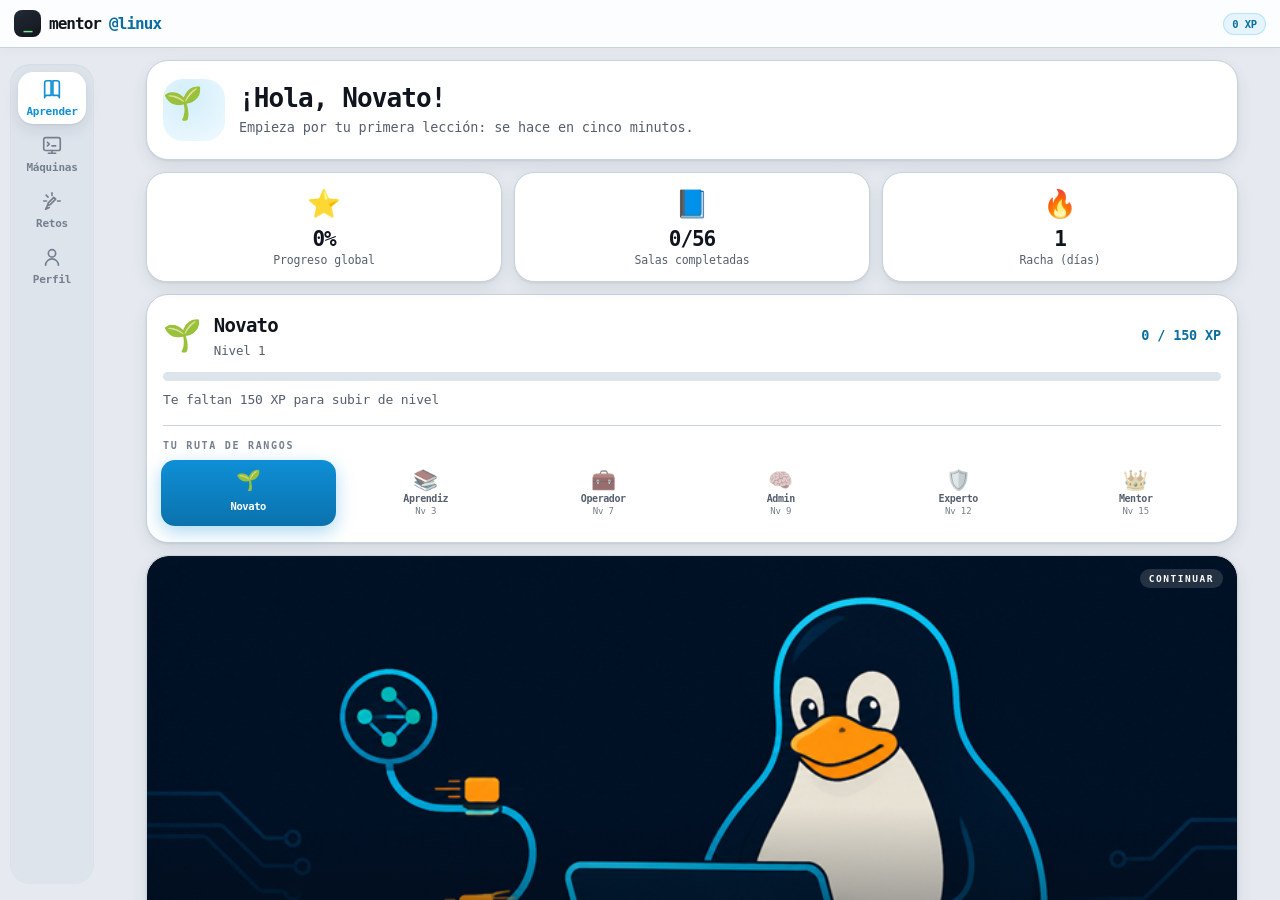
<file: index.html>
<!doctype html>
<html lang="es">
<head>
  <meta charset="utf-8">
  <meta name="viewport" content="width=device-width, initial-scale=1, viewport-fit=cover, maximum-scale=1">
  <title>Mentor Linux — aprende, practica, domina</title>
  <meta name="description" content="Aprende fundamentos, Linux, Redes, Bash, Python, Web y SQL con 1.547 ejercicios, máquinas simuladas y laboratorios offline.">
  <meta name="theme-color" content="#f1f3f6">
  <meta name="apple-mobile-web-app-capable" content="yes">
  <meta name="mobile-web-app-capable" content="yes">
  <meta name="apple-mobile-web-app-status-bar-style" content="default">
  <meta name="apple-mobile-web-app-title" content="Mentor Linux">
  <link rel="manifest" href="manifest.webmanifest">
  <link rel="apple-touch-icon" href="assets/icons/icono-180.png">
  <link rel="icon" href="assets/icons/icono-192.png">
  <link rel="stylesheet" href="css/base.css">
  <link rel="stylesheet" href="css/ui.css">
  <link rel="stylesheet" href="css/tema.css">
  <link rel="stylesheet" href="css/terminal.css">
  <link rel="modulepreload" href="js/store.js">
  <link rel="modulepreload" href="js/ui.js">
  <link rel="modulepreload" href="js/arte.js">
  <link rel="modulepreload" href="js/sonido.js">
  <link rel="modulepreload" href="js/data/salas.js">
  <link rel="modulepreload" href="js/data/piezas.js">
  <link rel="modulepreload" href="js/data/salas-redes.js">
  <link rel="modulepreload" href="js/data/salas-redes-cero.js">
  <link rel="modulepreload" href="js/data/salas-pentesting.js">
  <link rel="modulepreload" href="js/data/salas-programacion.js">
  <link rel="modulepreload" href="js/data/salas-web.js">
  <link rel="modulepreload" href="js/data/salas-ofensiva.js">
  <link rel="modulepreload" href="js/data/salas-defensa.js">
  <link rel="modulepreload" href="js/data/modules.js">
  <link rel="modulepreload" href="js/data/modulos-1.js">
  <link rel="modulepreload" href="js/data/modulos-2.js">
  <link rel="modulepreload" href="js/data/modulos-3.js">
  <link rel="modulepreload" href="js/data/modulos-4.js">
  <link rel="modulepreload" href="js/data/checks.js">
  <link rel="modulepreload" href="js/data/habilidades.js">
  <link rel="modulepreload" href="js/data/comandos.js">
  <link rel="modulepreload" href="js/data/maquinas.js">
  <link rel="modulepreload" href="js/data/wargame.js">
  <link rel="modulepreload" href="js/data/logros.js">
  <link rel="modulepreload" href="js/data/snapshots.js">
  <link rel="modulepreload" href="js/engine/terminal.js">
  <link rel="modulepreload" href="js/engine/shell.js">
  <link rel="modulepreload" href="js/engine/fs.js">
  <link rel="modulepreload" href="js/engine/commands/index.js">
</head>
<body>
  <div class="app" id="app">
    <header class="topbar">
      <button class="marca" data-ir="aprender" aria-label="Ir a Aprender">
        <span class="marca-prompt">_</span>mentor<span>@linux</span>
      </button>
      <div class="estado-global" aria-label="Tu progreso">
        <span class="stat-chip stat-xp" id="ficha-xp">0 XP</span>
      </div>
    </header>

    <main class="vista" id="vista" tabindex="-1"></main>

    <nav class="pestanas" aria-label="Secciones principales">
      <button class="pestana" data-pestana="aprender" data-activa>
        <svg viewBox="0 0 24 24" aria-hidden="true"><path d="M4 5.5A2.5 2.5 0 0 1 6.5 3H11v16H6.5A2.5 2.5 0 0 0 4 21.5zM20 5.5A2.5 2.5 0 0 0 17.5 3H13v16h4.5a2.5 2.5 0 0 1 2.5 2.5z"/></svg>
        <span>Aprender</span>
      </button>
      <button class="pestana" data-pestana="maquinas">
        <svg viewBox="0 0 24 24" aria-hidden="true"><rect x="3" y="4" width="18" height="14" rx="2"/><path d="M8 21h8M12 18v3M7 9l2 2-2 2M12 13h4"/></svg>
        <span>Máquinas</span>
      </button>
      <button class="pestana" data-pestana="practicar">
        <svg viewBox="0 0 24 24" aria-hidden="true"><path d="M12 3v3M5.6 5.6l2.1 2.1M3 12h3M18 12h3M7 17l-2 4 4-2M14 8l2 2-6 6-3 1 1-3z"/></svg>
        <span>Retos</span>
      </button>
      <button class="pestana" data-pestana="perfil">
        <svg viewBox="0 0 24 24" aria-hidden="true"><circle cx="12" cy="8" r="4"/><path d="M5 21a7 7 0 0 1 14 0"/></svg>
        <span>Perfil</span>
      </button>
    </nav>
  </div>

  <div class="celebracion" id="celebracion" role="dialog" aria-modal="true" aria-labelledby="celebracion-titulo"></div>
  <div class="brindis" id="brindis" aria-live="polite"></div>
  <script type="module" src="js/app.js"></script>
</body>
</html>
</file>
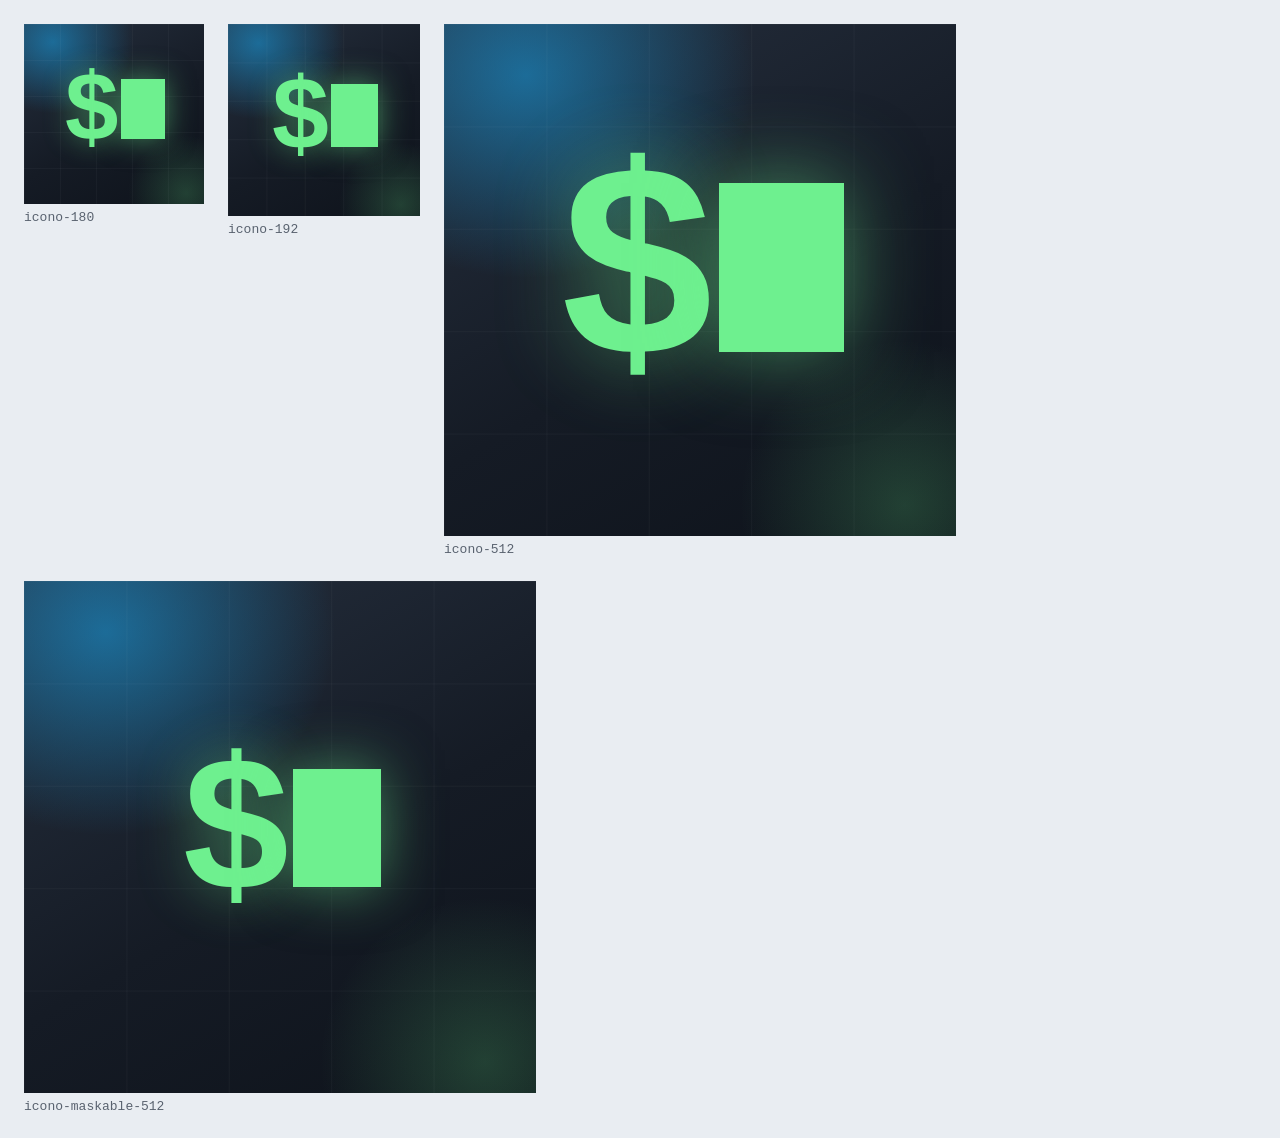
<file: tools/iconos.html>
<!doctype html>
<meta charset="utf-8">
<title>Iconos de Mentor Linux</title>
<!--
  Arte fuente de los iconos de la app. No hay proceso de compilación: los PNG
  de assets/icons/ son capturas de estos cuadrados a su tamaño exacto.

  Para regenerarlos a mano: abre este archivo, amplía hasta que el cuadrado
  mida los píxeles que quieras y captura solo el cuadrado. Con Playwright o
  Puppeteer, captura el elemento por su id (#i180, #i192, #i512, #imask).
-->
<style>
  body { margin: 0; display: flex; flex-wrap: wrap; gap: 24px; padding: 24px; background: #e9edf2; font: 13px ui-monospace, Menlo, monospace; }
  figure { margin: 0; }
  figcaption { margin-top: 6px; color: #59626f; }

  .icono {
    position: relative;
    display: grid;
    place-items: center;
    overflow: hidden;
    background: linear-gradient(150deg, #26303f 0%, #151b25 55%, #0e131b 100%);
  }
  /* Resplandor azul de marca en una esquina, como en las portadas. */
  .icono::before {
    content: "";
    position: absolute;
    inset: 0;
    background:
      radial-gradient(70% 62% at 16% 10%, rgba(23,167,239,.52), transparent 64%),
      radial-gradient(52% 52% at 90% 94%, rgba(110,240,143,.2), transparent 62%);
  }
  /* Trama de rejilla finísima: da textura sin ensuciar a tamaño pequeño. */
  .icono::after {
    content: "";
    position: absolute;
    inset: 0;
    background-image:
      linear-gradient(rgba(255,255,255,.032) 1px, transparent 1px),
      linear-gradient(90deg, rgba(255,255,255,.032) 1px, transparent 1px);
    background-size: 20% 20%, 20% 20%;
  }
  .marca {
    position: relative;
    z-index: 1;
    display: flex;
    align-items: baseline;
    gap: .06em;
    color: #6ef08f;
    font: 800 1em/1 ui-monospace, SFMono-Regular, Menlo, Consolas, monospace;
    letter-spacing: -.06em;
    text-shadow: 0 0 .28em rgba(110,240,143,.45);
  }
  /* El cursor: un bloque, como el de una terminal esperando. */
  .cursor { width: .46em; height: .62em; background: #6ef08f; box-shadow: 0 0 .3em rgba(110,240,143,.5); }

  #i180  { width: 180px; height: 180px; font-size: 96px; }
  #i192  { width: 192px; height: 192px; font-size: 102px; }
  #i512  { width: 512px; height: 512px; font-size: 272px; }
  /* Maskable: el sistema recorta hasta un 20% por cada lado, así que la
     marca vive dentro del 60% central y el fondo llega a los bordes. */
  #imask { width: 512px; height: 512px; font-size: 190px; }
</style>

<figure><div class="icono" id="i180"><span class="marca">$<i class="cursor"></i></span></div><figcaption>icono-180</figcaption></figure>
<figure><div class="icono" id="i192"><span class="marca">$<i class="cursor"></i></span></div><figcaption>icono-192</figcaption></figure>
<figure><div class="icono" id="i512"><span class="marca">$<i class="cursor"></i></span></div><figcaption>icono-512</figcaption></figure>
<figure><div class="icono" id="imask"><span class="marca">$<i class="cursor"></i></span></div><figcaption>icono-maskable-512</figcaption></figure>
</file>
<file: css/base.css>
/* =====================================================================
   Identidad visual: claro, blanco y monoespaciado
   La app pasa de consola oscura a papel claro. Los nombres de los tokens
   se conservan (--panel, --cyan, --lime…) para que las 1000 líneas de
   ui.css sigan valiendo: aquí cambia lo que significan, no cómo se usan.
   La única isla oscura que queda es la terminal, porque una terminal
   clara deja de leerse como una terminal (css/terminal.css).
   ===================================================================== */

:root {
  color-scheme: light;

  /* Superficies. El fondo baja un escalón más y las tarjetas se quedan en
     blanco puro: así la tarjeta se separa del papel por diferencia de tono
     y no solo por una sombra, que en pantallas con brillo bajo o en la
     calle desaparece. */
  --void: #e6eaf0;
  --deep: #eef1f6;
  --panel: #ffffff;
  --panel-2: #eef2f7;
  --panel-3: #dde4ec;
  --line: #c9d2dd;
  --line-soft: rgba(24, 39, 68, .14);

  /* Acentos. --cyan es el azul de marca (estado en curso, enlaces, datos)
     y --lime pasa a ser el verde de «hecho»: en papel blanco el lima de
     fósforo no se lee, el verde sí. */
  --azul: #0f8fd6;
  --azul-hondo: #0a72ad;
  --cyan: #0a6f9f;
  --lime: #12905a;
  --blue: #2a5fd4;
  --magenta: #8e3fc4;
  --amber: #b96e05;
  --red: #cf2f45;
  --good: #12905a;

  /* Texto. El secundario sube de contraste hasta pasar AA sobre blanco
     (4.5:1) y el terciario deja de ser un gris que se pierde. */
  --ink: #10141c;
  --muted: #565f6d;
  --dim: #757f8d;

  /* Sombras suaves: el relieve de esta interfaz lo dan las sombras, no
     los bordes. */
  --sombra-1: 0 1px 2px rgba(19, 32, 56, .08), 0 6px 16px rgba(19, 32, 56, .09);
  --sombra-2: 0 2px 6px rgba(19, 32, 56, .10), 0 16px 38px rgba(19, 32, 56, .13);
  --sombra-azul: 0 6px 18px rgba(15, 143, 214, .34);

  /* La terminal conserva su mundo oscuro. */
  --term-fondo: #0d1330;
  --term-acento: #b6ff5c;
  --term-prompt: #b6ff5c;

  /* Todo monoespaciado: es la marca de la casa y lo que hace que una app
     de Linux parezca una app de Linux. */
  --mono: ui-monospace, "SF Mono", SFMono-Regular, "JetBrains Mono", "Roboto Mono", Menlo, Consolas, monospace;
  --ui: var(--mono);
  --r-sm: 10px;
  --r-md: 16px;
  --r-lg: 22px;
  --tap: 46px;
  --safe-top: env(safe-area-inset-top, 0px);
  --safe-bottom: env(safe-area-inset-bottom, 0px);
}

:root[data-theme="light"], :root[data-theme="dark"] { color-scheme: light; }
* { box-sizing: border-box; }
html, body { height: 100%; margin: 0; }
html { background: var(--void); }
body {
  overflow: hidden;
  background: var(--void);
  color: var(--ink);
  font-family: var(--ui);
  font-size: 15.5px;
  line-height: 1.55;
  letter-spacing: -.01em;
  -webkit-font-smoothing: antialiased;
  -webkit-tap-highlight-color: transparent;
  overscroll-behavior: none;
}
button, input, textarea, select { font: inherit; color: inherit; }
button { cursor: pointer; }
input, textarea { font-size: 16px; }
a { color: var(--cyan); }
h1, h2, h3 { font-weight: 800; letter-spacing: -.035em; }
code {
  display: inline;
  padding: .12em .38em;
  border: 1px solid rgba(14, 134, 199, .22);
  border-radius: 6px;
  background: rgba(23, 167, 239, .09);
  color: #0a6a9e;
  font: .9em var(--mono);
  box-decoration-break: clone;
  -webkit-box-decoration-break: clone;
}
pre code { padding: 0; border: 0; background: none; color: inherit; }
button:focus-visible, input:focus-visible, summary:focus-visible {
  outline: 2px solid var(--azul);
  outline-offset: 3px;
}
::-webkit-scrollbar { width: 7px; height: 7px; }
::-webkit-scrollbar-thumb { border-radius: 9px; background: #cfd6df; }
::-webkit-scrollbar-track { background: transparent; }
.mono { font-family: var(--mono); }
.muted { color: var(--muted); }
.oculto { display: none !important; }
.sr-only { position: absolute; width: 1px; height: 1px; overflow: hidden; clip: rect(0 0 0 0); white-space: nowrap; }
@media (prefers-reduced-motion: reduce) {
  *, *::before, *::after { animation-duration: .01ms !important; animation-iteration-count: 1 !important; transition-duration: .01ms !important; }
}
</file>
<file: css/ui.css>
.app { height: 100dvh; display: grid; grid-template-rows: auto minmax(0, 1fr) auto; }
.topbar {
  z-index: 20;
  display: flex;
  align-items: center;
  justify-content: space-between;
  gap: 12px;
  padding: calc(11px + var(--safe-top)) 16px 11px;
  border-bottom: 1px solid var(--line-soft);
  background: rgba(8, 11, 25, .84);
  box-shadow: 0 10px 35px rgba(0,0,0,.16);
  backdrop-filter: blur(22px) saturate(1.25);
}
.marca { padding: 0; border: 0; background: none; color: var(--ink); font: 850 17px var(--mono); letter-spacing: -.055em; }
.marca span { color: var(--cyan); }
.marca .marca-prompt { display: inline-block; margin-right: 3px; color: var(--lime); animation: cursor 1.2s steps(1) infinite; }
@keyframes cursor { 50% { opacity: .2; } }
.estado-global { display: flex; align-items: center; gap: 6px; }
.stat-chip { padding: 5px 9px; border: 1px solid var(--line); border-radius: 999px; background: rgba(18,27,53,.92); color: var(--muted); font: 750 11px var(--mono); white-space: nowrap; box-shadow: inset 0 1px rgba(255,255,255,.035); }
.stat-xp { color: var(--lime); }

/* La fila 2 se fija a mano: al ocultar topbar y pestañas con el teclado
   abierto, la autocolocación subía la vista a la fila `auto` y la app se
   quedaba con la mitad de alto vacío debajo. */
.vista { grid-row: 2; min-height: 0; overflow-y: auto; overscroll-behavior: contain; scroll-behavior: smooth; -webkit-overflow-scrolling: touch; }
.pagina { width: min(1120px, 100%); margin: 0 auto; padding: 14px 14px 30px; }
.pagina-estrecha { width: min(850px, 100%); }
.pagina-terminal { width: min(1040px, 100%); }
.pestanas {
  z-index: 20;
  display: grid;
  grid-template-columns: repeat(4, 1fr);
  padding: 7px 8px calc(7px + var(--safe-bottom));
  border-top: 1px solid var(--line-soft);
  background: rgba(8, 11, 25, .94);
  backdrop-filter: blur(22px) saturate(1.2);
}
.pestana { min-height: 50px; display: grid; place-items: center; gap: 1px; padding: 4px; border: 0; border-radius: 12px; background: transparent; color: var(--dim); font-size: 10.5px; font-weight: 750; }
.pestana svg { width: 22px; height: 22px; fill: none; stroke: currentColor; stroke-width: 1.8; stroke-linecap: round; stroke-linejoin: round; }
.pestana[data-activa] { background: linear-gradient(145deg, rgba(82,231,255,.16), rgba(115,169,255,.08)); color: var(--cyan); box-shadow: inset 0 0 0 1px rgba(82,231,255,.12); }

.hero { position: relative; overflow: hidden; padding: 17px 16px; border: 1px solid rgba(82, 231, 255, .26); border-radius: var(--r-lg); background: linear-gradient(135deg, rgba(82,231,255,.13), rgba(115,169,255,.06) 48%, rgba(255,105,199,.1)), var(--panel); box-shadow: 0 24px 70px rgba(0, 0, 0, .25), inset 0 1px rgba(255,255,255,.05); }
.hero::before { content: ""; position: absolute; inset: 0; opacity: .18; background-image: linear-gradient(rgba(255,255,255,.045) 1px, transparent 1px), linear-gradient(90deg, rgba(255,255,255,.045) 1px, transparent 1px); background-size: 24px 24px; mask-image: linear-gradient(90deg,#000,transparent 78%); }
.hero::after { content: "$_"; position: absolute; right: 14px; top: -10px; color: rgba(182,255,92,.10); font: 900 62px var(--mono); transform: rotate(-8deg); }
.hero > * { position: relative; z-index: 1; }
.hero h1, .titulo-pagina { margin: 5px 0 7px; color: var(--ink); font-size: clamp(22px, 6vw, 34px); line-height: 1.1; letter-spacing: -.035em; text-wrap: balance; }
.hero h1 em { color: var(--lime); font-style: normal; text-shadow: 0 0 30px rgba(182,255,92,.2); }
.hero p {
  max-width: 670px;
  margin: 0 0 12px;
  color: var(--muted);
  font-size: 14px;
  line-height: 1.45;
  display: -webkit-box;
  -webkit-line-clamp: 3;
  -webkit-box-orient: vertical;
  overflow: hidden;
}
.eyebrow { color: var(--cyan); font: 750 10.5px var(--mono); letter-spacing: .17em; text-transform: uppercase; }
.acciones { display: flex; flex-wrap: wrap; gap: 9px; align-items: center; }
.btn, .btn-secundario, .btn-fantasma, .icon-btn {
  min-height: var(--tap);
  display: inline-flex;
  align-items: center;
  justify-content: center;
  gap: 8px;
  padding: 0 17px;
  border: 1px solid transparent;
  border-radius: 12px;
  font-weight: 800;
  text-decoration: none;
  transition: transform .12s ease, background .12s ease, border .12s ease;
}
.btn { background: linear-gradient(180deg, #c4ff75, var(--lime)); color: #102006; box-shadow: 0 8px 24px rgba(182,255,92,.18), inset 0 1px rgba(255,255,255,.45); }
.btn-secundario { border-color: rgba(57,234,255,.35); background: rgba(57,234,255,.12); color: var(--cyan); }
.btn-fantasma, .icon-btn { border-color: var(--line); background: var(--panel-2); color: var(--ink); }
.btn:hover, .btn-secundario:hover, .btn-fantasma:hover { transform: translateY(-1px); filter: brightness(1.08); }
.btn:disabled, .btn-fantasma:disabled { cursor: not-allowed; opacity: .48; transform: none; }
.btn-peligro { color: #ff9aa5; border-color: rgba(255,112,127,.38); }
.btn-mini { min-height: 36px; padding: 0 12px; font-size: 13px; }
.enlace-volver { margin: 0 0 14px; padding: 5px 0; border: 0; background: none; color: var(--cyan); font-weight: 750; }

.metricas { display: grid; grid-template-columns: repeat(2, 1fr); gap: 10px; margin: 14px 0 26px; }
.metrica { padding: 14px; border: 1px solid var(--line-soft); border-radius: 14px; background: rgba(36,32,82,.72); }
.metrica b { display: block; color: var(--ink); font: 850 22px var(--mono); }
.metrica span { color: var(--muted); font-size: 12px; }
.seccion-titulo { display: flex; align-items: end; justify-content: space-between; gap: 10px; margin: 20px 0 9px; }
.seccion-titulo h2 { margin: 0; font-size: 18px; letter-spacing: -.025em; text-wrap: balance; }
.seccion-titulo p { margin: 3px 0 0; color: var(--muted); font-size: 13px; }
.contador { flex: none; color: var(--dim); font: 12px var(--mono); }

.sesion-hoy { margin: 14px 0 0; overflow: hidden; border: 1px solid var(--line); border-radius: 20px; background: linear-gradient(145deg, rgba(25,37,72,.95), rgba(13,19,40,.95)); box-shadow: 0 18px 42px rgba(0,0,0,.14); }
.sesion-cabecera { display: flex; justify-content: space-between; gap: 14px; align-items: end; padding: 16px 17px 13px; border-bottom: 1px solid var(--line-soft); }
.sesion-cabecera h2 { margin: 3px 0 0; font-size: 18px; }
.sesion-tiempo { color: var(--lime); font: 700 11px var(--mono); }
.sesion-pasos { display: grid; }
.sesion-paso { position: relative; display: grid; grid-template-columns: auto minmax(0,1fr); align-items: center; gap: 12px; padding: 13px 17px; border-bottom: 1px solid var(--line-soft); }
.sesion-paso:last-child { border-bottom: 0; }
.sesion-paso > span { width: 34px; height: 34px; display: grid; place-items: center; border: 1px solid var(--line); border-radius: 11px; color: var(--dim); font: 750 10px var(--mono); }
.sesion-paso b, .sesion-paso small { display: block; }
.sesion-paso b { font-size: 13px; }
.sesion-paso small { margin-top: 1px; color: var(--dim); font-size: 11px; }
.sesion-paso[data-activo] > span { border-color: rgba(82,231,255,.42); background: rgba(82,231,255,.1); color: var(--cyan); box-shadow: 0 0 20px rgba(82,231,255,.08); }
.sesion-paso[data-listo] > span { border-color: rgba(121,242,166,.35); color: var(--good); }

.academias { display: grid; gap: 14px; }
.academia { --accent: var(--lime); overflow: hidden; border: 1px solid var(--line); border-radius: var(--r-lg); background: linear-gradient(155deg, rgba(18,27,53,.98), rgba(13,19,40,.98)); box-shadow: 0 18px 48px rgba(0,0,0,.15); }
.academia[data-color="cyan"] { --accent: var(--cyan); }
.academia[data-color="magenta"] { --accent: var(--magenta); }
.academia[data-color="red"] { --accent: var(--red); }
.academia[data-color="blue"] { --accent: var(--blue); }
.academia > summary { position: relative; list-style: none; display: grid; grid-template-columns: auto minmax(0,1fr) auto auto; align-items: center; gap: 12px; min-height: 102px; padding: 17px; cursor: pointer; background: linear-gradient(90deg, color-mix(in srgb, var(--accent) 8%, transparent), transparent 55%); }
.academia > summary::-webkit-details-marker, .ruta > summary::-webkit-details-marker { display: none; }
.academia-icono { width: 54px; height: 54px; display: grid; place-items: center; border: 1px solid color-mix(in srgb, var(--accent) 32%, transparent); border-radius: 17px; background: color-mix(in srgb, var(--accent) 11%, transparent); color: var(--accent); font: 850 16px var(--mono); box-shadow: 0 0 28px color-mix(in srgb, var(--accent) 10%, transparent); }
.academia-titulo { min-width: 0; }
.academia-titulo b, .academia-titulo small, .academia-titulo i { display: block; }
.academia-titulo b { font-size: 18px; letter-spacing: -.02em; }
.academia-titulo small { margin-top: 2px; color: var(--muted); font-size: 12px; line-height: 1.35; }
.academia-titulo i { margin-top: 7px; color: var(--accent); font: 700 10px var(--mono); font-style: normal; text-transform: uppercase; letter-spacing: .08em; }
.academia-porcentaje { color: var(--accent); font: 750 12px var(--mono); }
.academia .barra { grid-column: 2 / -1; }
.academia[open] > summary { border-bottom: 1px solid var(--line-soft); }
.academia[open] > summary .chevron, .ruta[open] > summary .chevron { transform: rotate(180deg); }
.rutas { display: grid; gap: 10px; padding: 11px; }
.ruta { overflow: hidden; border: 1px solid var(--line-soft); border-radius: 17px; background: rgba(8,11,25,.38); }
.ruta > summary { list-style: none; display: grid; grid-template-columns: auto minmax(0,1fr) auto auto; align-items: center; gap: 10px; min-height: 72px; padding: 12px 13px; cursor: pointer; }
.ruta-linea { width: 5px; height: 36px; border-radius: 99px; background: var(--accent); box-shadow: 0 0 14px color-mix(in srgb, var(--accent) 28%, transparent); }
.ruta-titulo { min-width: 0; }
.ruta-titulo b, .ruta-titulo small { display: block; }
.ruta-titulo b { font-size: 14px; }
.ruta-titulo small { color: var(--dim); font-size: 11px; line-height: 1.3; }
.ruta > summary .dificultad { color: var(--accent); background: color-mix(in srgb, var(--accent) 9%, transparent); }
.ruta .lista-salas { position: relative; padding: 0 10px 11px 17px; }
.ruta .lista-salas::before { content: ""; position: absolute; left: 33px; top: 0; bottom: 18px; width: 2px; background: var(--line-soft); }
.sala-card { position: relative; z-index: 1; min-height: 68px; transition: border-color .15s, transform .15s, background .15s; }
.sala-card:hover { transform: translateX(2px); background: #111a34; }
.sala-nodo { width: 34px; height: 34px; display: grid; place-items: center; flex: none; border: 2px solid var(--line); border-radius: 50%; background: var(--deep); color: var(--accent); font: 800 10px var(--mono); }
.sala-card:not([disabled]) .sala-nodo { border-color: color-mix(in srgb, var(--accent) 48%, var(--line)); }
.sala-avance { min-width: 48px; }
.sala-avance b { display: block; color: var(--muted); font: 700 10px var(--mono); }
.mini-barra { width: 50px; height: 4px; display: block; overflow: hidden; margin-top: 5px; border-radius: 9px; background: rgba(0,0,0,.3); }
.mini-barra i { height: 100%; display: block; border-radius: inherit; background: var(--accent); }

.bloque { margin: 0 0 14px; overflow: hidden; border: 1px solid var(--line); border-radius: var(--r-lg); background: rgba(36,32,82,.82); }
.bloque summary { list-style: none; display: grid; grid-template-columns: auto minmax(0,1fr) auto; align-items: center; gap: 12px; min-height: 82px; padding: 14px 16px; cursor: pointer; }
.bloque summary::-webkit-details-marker { display: none; }
.bloque-icono { width: 44px; height: 44px; display: grid; place-items: center; border-radius: 13px; background: rgba(140,255,90,.12); color: var(--lime); font: 800 15px var(--mono); }
.bloque[data-color="cyan"] .bloque-icono { background: rgba(57,234,255,.12); color: var(--cyan); }
.bloque[data-color="amber"] .bloque-icono { background: rgba(255,208,90,.13); color: var(--amber); }
.bloque[data-color="blue"] .bloque-icono { background: rgba(99,168,255,.13); color: var(--blue); }
.bloque[data-color="magenta"] .bloque-icono { background: rgba(255,87,180,.13); color: var(--magenta); }
.bloque[data-color="red"] .bloque-icono { background: rgba(255,112,127,.13); color: var(--red); }
.bloque-titulo { min-width: 0; }
.bloque-titulo b { display: block; font-size: 16px; }
.bloque-titulo small { display: block; margin-top: 2px; color: var(--muted); line-height: 1.35; }
.chevron { color: var(--dim); transition: transform .18s; }
.bloque[open] .chevron { transform: rotate(180deg); }
.barra { height: 6px; overflow: hidden; border-radius: 999px; background: rgba(0,0,0,.26); }
.barra > i { display: block; height: 100%; border-radius: inherit; background: linear-gradient(90deg,var(--cyan),var(--lime)); box-shadow: 0 0 12px rgba(57,234,255,.35); transition: width .55s cubic-bezier(.2,.8,.25,1); }
.bloque .barra { grid-column: 2 / -1; }
.lista-salas { display: grid; gap: 8px; padding: 0 10px 12px; }
.sala-card { width: 100%; display: grid; grid-template-columns: auto minmax(0,1fr) auto; align-items: center; gap: 12px; padding: 13px; text-align: left; border: 1px solid var(--line-soft); border-radius: 14px; background: var(--deep); color: var(--ink); }
.sala-card:hover { border-color: var(--cyan); }
.sala-card[disabled] { opacity: .57; }
.sala-num { width: 34px; height: 34px; display: grid; place-items: center; border-radius: 10px; background: var(--panel-2); color: var(--cyan); font: 800 12px var(--mono); }
.sala-info { min-width: 0; }
.sala-info b { display: block; overflow: hidden; text-overflow: ellipsis; white-space: nowrap; }
.sala-info small { color: var(--muted); }
.sala-avance { text-align: right; color: var(--dim); font: 11px var(--mono); }

.detalle-cabecera { position: relative; overflow: hidden; padding: 22px; border: 1px solid var(--line); border-radius: var(--r-lg); background: linear-gradient(145deg,rgba(25,37,72,.98),rgba(13,19,40,.98)); box-shadow: 0 20px 50px rgba(0,0,0,.18), inset 0 1px rgba(255,255,255,.04); }
.detalle-cabecera h1 { margin: 5px 0; font-size: clamp(21px, 5.6vw, 30px); line-height: 1.14; letter-spacing: -.03em; }
.detalle-cabecera p { margin: 0; color: var(--muted); }
.chips { display: flex; flex-wrap: wrap; gap: 7px; margin: 14px 0; }
.chip { padding: 5px 9px; border: 1px solid var(--line); border-radius: 999px; background: rgba(0,0,0,.13); color: var(--muted); font: 11px var(--mono); }
.chip-dificultad { color: var(--lime); }
.migas { display: flex; flex-wrap: wrap; align-items: center; gap: 6px; color: var(--dim); font: 700 10px var(--mono); text-transform: uppercase; letter-spacing: .06em; }
.migas i { color: var(--line); font-style: normal; }
.migas b { color: var(--cyan); }
.modo-repaso { display: inline-flex; margin-top: 10px; padding: 4px 8px; border: 1px solid rgba(255,210,103,.28); border-radius: 999px; background: rgba(255,210,103,.09); color: var(--amber); font: 700 10px var(--mono); text-transform: uppercase; }
.habilidades-sala { display: flex; flex-wrap: wrap; gap: 6px; margin-top: 13px; }
.habilidades-sala span { padding: 4px 7px; border-radius: 7px; background: rgba(82,231,255,.07); color: var(--muted); font: 10px var(--mono); }

/* Fase 2: los prerrequisitos orientan sin cerrar rutas. */
.grupo-ruta {
  display: flex;
  align-items: center;
  justify-content: space-between;
  gap: 10px;
}
.grupo-ruta > span:first-child { min-width: 0; }
.preparacion-compacta {
  flex: none;
  max-width: 58%;
  padding: 4px 8px;
  border: 1px solid rgba(26, 166, 104, .22);
  border-radius: 999px;
  background: rgba(26, 166, 104, .08);
  color: var(--lime);
  font: 700 9.5px var(--mono);
  letter-spacing: 0;
  text-align: right;
  text-transform: none;
}
.preparacion-compacta[data-estado="refuerzo"] {
  border-color: rgba(237, 151, 54, .25);
  background: rgba(237, 151, 54, .09);
  color: #a45d0b;
}
.preparacion-ruta {
  min-width: 0;
  margin: 14px 0 4px;
  padding: 13px;
  border: 1px solid rgba(26, 166, 104, .24);
  border-radius: 15px;
  background: rgba(26, 166, 104, .07);
}
.preparacion-ruta[data-estado="refuerzo"] {
  border-color: rgba(237, 151, 54, .28);
  background: rgba(255, 244, 224, .75);
}
.preparacion-cabecera {
  display: grid;
  grid-template-columns: auto minmax(0, 1fr) auto;
  gap: 10px;
  align-items: center;
}
.preparacion-icono {
  display: grid;
  width: 30px;
  height: 30px;
  place-items: center;
  border-radius: 10px;
  background: rgba(26, 166, 104, .12);
  color: var(--lime);
  font-weight: 900;
}
.preparacion-ruta[data-estado="refuerzo"] .preparacion-icono { background: rgba(237, 151, 54, .14); color: #a45d0b; }
.preparacion-cabecera b,
.preparacion-cabecera small { display: block; }
.preparacion-cabecera b { font: 800 13px var(--mono); }
.preparacion-cabecera small { margin-top: 2px; color: var(--muted); font-size: 11px; line-height: 1.35; }
.preparacion-ruta ul { margin: 10px 0 0 40px; padding-left: 15px; color: var(--muted); font-size: 11px; line-height: 1.5; }
.preparacion-ruta .btn-fantasma { width: 100%; min-height: 38px; margin-top: 10px; }

.mapa-capacidades { display: grid; gap: 0; padding: 4px 14px; }
.capacidad-fila {
  display: grid;
  grid-template-columns: auto minmax(0, 1fr) auto;
  gap: 10px;
  align-items: center;
  min-width: 0;
  padding: 12px 0;
  border-bottom: 1px solid var(--line-soft);
}
.capacidad-fila:last-child { border-bottom: 0; }
.capacidad-fila > div { min-width: 0; }
.capacidad-fila b,
.capacidad-fila small { display: block; }
.capacidad-fila b { font-size: 13px; }
.capacidad-fila small { margin: 2px 0 7px; color: var(--dim); font-size: 10px; line-height: 1.35; }
.capacidad-fila .barra { height: 5px; }

@media (max-width: 430px) {
  .grupo-ruta { align-items: flex-start; }
  .preparacion-compacta { max-width: 54%; white-space: normal; }
  .capacidad-fila { grid-template-columns: auto minmax(0, 1fr); }
  .capacidad-fila > .contador { grid-column: 2; justify-self: start; }
}
.teoria { min-width: 0; display: grid; grid-template-columns: minmax(0,1fr); gap: 10px; padding: 14px 0; }
.teoria-bloque { padding: 13px; border-radius: 12px; background: var(--deep); color: var(--muted); }
.teoria-bloque h3 { margin: 0 0 5px; color: var(--ink); font-size: 15px; }
.teoria-bloque p { margin: 0; }
.teoria-codigo { width: 100%; min-width: 0; margin: 0; overflow-x: auto; padding: 14px; border: 1px solid rgba(57,234,255,.18); border-radius: 12px; background: #0d0a25; color: #dffbff; font: 12px/1.6 var(--mono); white-space: pre; }
.teoria-nota { padding: 12px 13px; border-left: 3px solid var(--amber); border-radius: 8px; background: rgba(255,208,90,.09); color: #fff0bd; }
.teoria-tabla { width: 100%; border-collapse: collapse; font-size: 13px; }
.teoria-tabla td { padding: 8px; border-bottom: 1px solid var(--line-soft); vertical-align: top; }
.teoria-tabla td:first-child { color: var(--cyan); font-family: var(--mono); }
.ejercicio { position: relative; min-width: 0; max-width: 100%; overflow: hidden; padding: 15px; border: 1px solid var(--line-soft); border-radius: 16px; background: linear-gradient(145deg,#0e162d,#0c1226); box-shadow: inset 3px 0 var(--cyan); }
.ejercicio[data-completo] { border-color: rgba(121,242,166,.34); background: linear-gradient(145deg,rgba(16,45,42,.8),rgba(11,30,32,.8)); box-shadow: inset 3px 0 var(--good); }
.ejercicio[data-repaso] { border-color: rgba(255,210,103,.4); box-shadow: inset 3px 0 var(--amber), 0 0 30px rgba(255,210,103,.06); }
.ejercicio-cabecera { display: flex; align-items: center; justify-content: space-between; gap: 10px; margin-bottom: 8px; }
.ejercicio-tipo { color: var(--cyan); font: 700 10px var(--mono); letter-spacing: .12em; text-transform: uppercase; }
.ejercicio-xp { color: var(--amber); font: 700 11px var(--mono); }
.ejercicio p { margin: 0 0 12px; color: var(--ink); overflow-wrap: anywhere; }
.skill-chips { display: flex; flex-wrap: wrap; gap: 5px; margin: -2px 0 12px; }
.skill-chip { padding: 3px 7px; border: 1px solid var(--line-soft); border-radius: 999px; background: rgba(115,169,255,.06); color: var(--dim); font: 700 9px var(--mono); }
.skill-chip[data-nivel="3"], .skill-chip[data-nivel="4"] { color: var(--cyan); }
.skill-chip[data-nivel="5"], .skill-chip[data-nivel="6"] { color: var(--lime); }
.opciones { display: grid; gap: 8px; }
.opcion { min-height: 46px; display: grid; grid-template-columns: auto minmax(0,1fr); align-items: center; gap: 10px; padding: 8px 11px; text-align: left; border: 1px solid var(--line); border-radius: 12px; background: var(--panel-2); }
.opcion span { width: 27px; height: 27px; display: grid; place-items: center; border: 1px solid var(--line); border-radius: 8px; color: var(--cyan); font: 750 10px var(--mono); }
.opcion:hover { border-color: var(--cyan); }
.respuesta-form, .flag-form, .buscador { display: flex; gap: 8px; }
.campo { min-width: 0; min-height: 46px; flex: 1; padding: 9px 12px; border: 1px solid var(--line); border-radius: 11px; background: #0a1022; color: var(--ink); box-shadow: inset 0 1px 5px rgba(0,0,0,.18); }
.campo::placeholder { color: var(--dim); }
.feedback { margin-top: 9px; color: var(--muted); font-size: 13px; }
.feedback[data-ok] { color: var(--good); }
.feedback[data-error] { color: #ff9ca7; }
.ejercicio-terminal { margin-top: 11px; }
.ejercicio-terminal .terminal-zona { min-height: 370px; }
.pistas { display: grid; gap: 6px; margin: 10px 0 0; }
.pista { padding: 9px 11px; border-radius: 9px; background: rgba(255,208,90,.09); color: #ffe7a3; font-size: 13px; }
.feedback-completo { padding: 9px 11px; border-radius: 10px; background: rgba(121,242,166,.08); }
.plantilla-comando { margin-bottom: 9px; padding: 10px 12px; border: 1px dashed var(--line); border-radius: 10px; background: rgba(0,0,0,.16); color: var(--cyan); font: 13px var(--mono); }
.constructor { display: grid; gap: 10px; }
.constructor-salida { min-height: 50px; display: flex; flex-wrap: wrap; align-items: center; gap: 4px; padding: 9px 11px; border: 1px dashed rgba(82,231,255,.36); border-radius: 12px; background: rgba(0,0,0,.18); }
.constructor-salida > span { color: var(--dim); font-size: 12px; }
.constructor-salida code { padding: 5px 8px; }
.fichas { display: flex; flex-wrap: wrap; gap: 7px; }
.ficha { min-height: 39px; padding: 0 12px; border: 1px solid var(--line); border-radius: 10px; background: var(--panel-2); color: var(--ink); font: 700 12px var(--mono); }
.ficha:hover { border-color: var(--cyan); }
.ficha:disabled { opacity: .28; transform: scale(.96); }
.repasos-grid { display: grid; gap: 10px; }
.repaso-card { box-shadow: inset 3px 0 var(--amber), 0 14px 35px rgba(0,0,0,.12); }
.repaso-card .skill-chips { margin: 10px 0 0; }
.estado-vacio { display: grid; gap: 3px; padding: 18px; border: 1px dashed var(--line); border-radius: 16px; background: rgba(18,27,53,.55); }
.estado-vacio b { color: var(--good); }
.estado-vacio span { color: var(--muted); font-size: 13px; }

.rejilla { display: grid; gap: 12px; }
.tarjeta { padding: 17px; border: 1px solid var(--line); border-radius: 17px; background: var(--panel); box-shadow: 0 15px 35px rgba(3,2,20,.12); }
button.tarjeta { width: 100%; text-align: left; color: inherit; }
button.tarjeta:hover { border-color: var(--cyan); transform: translateY(-1px); }
.tarjeta h3 { margin: 5px 0; font-size: 18px; }
.tarjeta p { margin: 0; color: var(--muted); font-size: 14px; }
.tarjeta-top { display: flex; align-items: center; justify-content: space-between; gap: 9px; }
.maquina-card { position: relative; overflow: hidden; }
.maquina-card::after { content: ""; position: absolute; inset: auto -25px -50px auto; width: 120px; height: 120px; border-radius: 50%; background: rgba(57,234,255,.07); }
.dificultad { padding: 4px 8px; border-radius: 999px; background: rgba(140,255,90,.12); color: var(--lime); font: 750 10px var(--mono); text-transform: uppercase; }
.dificultad[data-nivel="media"] { background: rgba(255,208,90,.12); color: var(--amber); }
.dificultad[data-nivel="dificil"] { background: rgba(255,112,127,.12); color: var(--red); }
.maquina-host { margin: 9px 0; color: var(--cyan); font: 12px var(--mono); }
.fases { display: grid; gap: 9px; margin: 17px 0; }
.fase { padding: 13px; border: 1px solid var(--line-soft); border-radius: 12px; background: var(--deep); }
.fase[data-activa] { border-color: rgba(57,234,255,.5); }
.fase[data-hecha] { border-color: rgba(116,242,157,.4); }
.fase-cabecera { display: flex; gap: 10px; align-items: center; }
.fase-num { width: 28px; height: 28px; display: grid; place-items: center; flex: none; border-radius: 50%; background: var(--panel-2); color: var(--cyan); font: 750 11px var(--mono); }
.fase p { margin: 7px 0 0; color: var(--muted); font-size: 13px; }
.laboratorio-layout { min-width: 0; display: grid; grid-template-columns: minmax(0,1fr); gap: 14px; margin-top: 15px; }
.laboratorio-layout > * { min-width: 0; }
.panel-lab { width: 100%; min-width: 0; max-width: 100%; padding: 15px; border: 1px solid var(--line); border-radius: 16px; background: var(--panel); }
.panel-lab h2 { margin: 0 0 5px; font-size: 18px; }
.flags { min-width: 0; display: grid; grid-template-columns: minmax(0,1fr); gap: 10px; margin-top: 12px; }
.etica { padding: 12px; border: 1px solid rgba(255,208,90,.25); border-radius: 12px; background: rgba(255,208,90,.07); color: #f8e8ba; font-size: 13px; }
.writeup { margin-top: 15px; padding: 16px; border: 1px solid rgba(116,242,157,.32); border-radius: 14px; background: rgba(116,242,157,.07); }
.writeup li { margin: 8px 0; color: var(--muted); }

.wargame-lista { display: grid; grid-template-columns: repeat(3, 1fr); gap: 8px; }
.nivel-wargame { min-height: 65px; display: grid; place-items: center; gap: 1px; padding: 7px; border: 1px solid var(--line); border-radius: 12px; background: var(--panel); color: var(--ink); }
.nivel-wargame b { color: var(--cyan); font-family: var(--mono); }
.nivel-wargame small { color: var(--dim); }
.nivel-wargame[disabled] { opacity: .42; }
.nivel-wargame[data-hecho] { border-color: var(--good); }
.buscador { position: sticky; top: -1px; z-index: 4; padding: 8px 0; background: var(--void); }
.comandos-grid { display: grid; gap: 8px; margin-top: 9px; }
.comando { padding: 12px; border: 1px solid var(--line-soft); border-radius: 12px; background: var(--panel); }
.comando b { color: var(--cyan); font-family: var(--mono); }
.comando p { margin: 3px 0; color: var(--muted); font-size: 13px; }
.comando pre { overflow-x: auto; margin: 6px 0 0; color: #bff8ff; font: 11px var(--mono); }

.perfil-hero { display: grid; grid-template-columns: auto minmax(0,1fr); gap: 15px; align-items: center; }
.avatar { width: 54px; height: 54px; display: grid; place-items: center; border: 2px solid var(--cyan); border-radius: 16px; background: linear-gradient(145deg,var(--panel-3),var(--deep)); font-size: 26px; box-shadow: 0 0 27px rgba(57,234,255,.2); }
.perfil-hero h1 { margin: 0; font-size: 22px; }
.perfil-hero p { margin: 2px 0 0; color: var(--muted); }
.dominio { display: grid; gap: 9px; }
.dominio-fila { display: grid; grid-template-columns: minmax(0, 1fr) 80px auto; gap: 9px; align-items: center; font-size: 13px; }
.mapa-habilidades { display: grid; gap: 0; padding: 4px 14px; }
.habilidad-fila { display: grid; grid-template-columns: auto minmax(0,1fr) auto; gap: 10px; align-items: center; padding: 11px 0; border-bottom: 1px solid var(--line-soft); }
.habilidad-fila:last-child { border-bottom: 0; }
.habilidad-icono { width: 32px; height: 32px; display: grid; place-items: center; border: 1px solid var(--line); border-radius: 10px; color: var(--dim); }
.habilidad-icono[data-nivel="3"], .habilidad-icono[data-nivel="4"] { border-color: rgba(82,231,255,.36); color: var(--cyan); }
.habilidad-icono[data-nivel="5"], .habilidad-icono[data-nivel="6"] { border-color: rgba(182,255,92,.38); color: var(--lime); box-shadow: 0 0 18px rgba(182,255,92,.08); }
.habilidad-fila b, .habilidad-fila small { display: block; }
.habilidad-fila b { font-size: 13px; }
.habilidad-fila small { color: var(--dim); font-size: 10px; }
.logros { display: grid; grid-template-columns: repeat(2,1fr); gap: 9px; }
.logro { min-height: 105px; padding: 12px; border: 1px solid var(--line-soft); border-radius: 14px; background: var(--panel); }
.logro[data-bloqueado] { filter: grayscale(.8); opacity: .48; }
.logro-icono { font-size: 25px; }
.logro b, .logro small { display: block; }
.logro small { margin-top: 3px; color: var(--muted); line-height: 1.3; }
.transferencia { display: grid; gap: 9px; }
.aviso-safari { margin-bottom: 14px; padding: 14px; border: 1px solid rgba(255,208,90,.38); border-radius: 14px; background: rgba(255,208,90,.1); color: #fff0c6; }
.aviso-safari p { margin: 5px 0 12px; font-size: 13px; }

.brindis { position: fixed; z-index: 100; left: 50%; bottom: calc(78px + var(--safe-bottom)); width: min(92vw,440px); transform: translateX(-50%); pointer-events: none; }
.brindis-item { margin-top: 7px; padding: 11px 14px; border: 1px solid var(--line); border-radius: 12px; background: #302968; box-shadow: 0 13px 35px rgba(0,0,0,.35); color: var(--ink); text-align: center; }
.celebracion { display: none; position: fixed; z-index: 110; inset: 0; place-items: center; padding: 18px; background: rgba(6,4,22,.78); backdrop-filter: blur(9px); }
.celebracion[data-abierta] { display: grid; }
.celebracion-tarjeta { width: min(410px,100%); max-height: 85dvh; overflow-y: auto; padding: 25px; border: 1px solid rgba(57,234,255,.38); border-radius: 22px; background: var(--panel); box-shadow: 0 26px 80px rgba(0,0,0,.5); text-align: center; }
.celebracion-marca { font-size: 45px; }
.celebracion-tarjeta h2 { margin: 5px 0; }
.celebracion-tarjeta p { color: var(--muted); }
.celebracion-xp, .celebracion-combo { display: inline-block; margin: 6px; padding: 5px 9px; border-radius: 999px; background: rgba(140,255,90,.12); color: var(--lime); font: 750 12px var(--mono); }
.logro-nuevo { display: flex; gap: 10px; align-items: center; padding: 9px; border-radius: 10px; background: var(--deep); }
.logro-nuevo small { display: block; color: var(--muted); }
.chispa { position: absolute; width: 7px; height: 12px; border-radius: 2px; animation: volar 1s forwards; }
@keyframes volar { to { transform: translate(var(--dx),var(--dy)) rotate(var(--rot)); opacity: 0; } }

@media (min-width: 650px) {
  .pagina { padding: 30px 26px 52px; }
  .metricas { grid-template-columns: repeat(4,1fr); }
  .sesion-pasos { grid-template-columns: repeat(3,1fr); }
  .sesion-paso { border-right: 1px solid var(--line-soft); border-bottom: 0; }
  .sesion-paso:last-child { border-right: 0; }
  .rejilla { grid-template-columns: repeat(2,1fr); }
  .repasos-grid { grid-template-columns: repeat(2,1fr); }
  .wargame-lista { grid-template-columns: repeat(5,1fr); }
  .logros { grid-template-columns: repeat(3,1fr); }
  .transferencia { grid-template-columns: repeat(3,1fr); }
}
@media (min-width: 950px) {
  .app { grid-template-columns: 104px minmax(0,1fr); grid-template-rows: auto minmax(0,1fr); }
  .topbar { grid-column: 1 / -1; padding: 12px 24px; }
  .pestanas { grid-column: 1; grid-row: 2; grid-template-columns: 1fr; align-content: start; gap: 7px; padding: 18px 10px; border-top: 0; border-right: 1px solid var(--line-soft); }
  .pestana { min-height: 72px; }
  .vista { grid-column: 2; grid-row: 2; }
  .rejilla { grid-template-columns: repeat(3,1fr); }
  .repasos-grid { grid-template-columns: repeat(3,1fr); }
  .laboratorio-layout { grid-template-columns: 330px minmax(0,1fr); align-items: start; }
  .logros { grid-template-columns: repeat(4,1fr); }
  .wargame-lista { grid-template-columns: repeat(8,1fr); }
  .brindis { bottom: 25px; }
}
@media (max-width: 370px) {
  .stat-chip:nth-child(2) { display: none; }
  .respuesta-form, .flag-form { flex-direction: column; }
  .btn { width: 100%; }
}


/* ---- Compactación en móvil -------------------------------------------
   En una pantalla de 390px cada bloque de portada cuesta media pantalla de
   desplazamiento. Aquí el contenido real (salas, máquinas) tiene que verse
   sin desplazarse, así que la portada se reduce a lo imprescindible. */
@media (max-width: 560px) {
  .hero { padding: 14px 14px 15px; border-radius: var(--r-md); }
  .hero::after { display: none; }
  .hero h1 { font-size: 21px; line-height: 1.15; margin: 3px 0 6px; }
  /* El párrafo de portada es publicidad: el contenido manda. */
  .hero p { display: none; }
  .hero .chips { margin: 0; }
  .hero .acciones { gap: 7px; }
  .hero .btn, .hero .btn-secundario { min-height: 46px; font-size: 15px; }

  /* En móvil el contador de la derecha estrujaba el título y lo partía en dos
     líneas. Apilados, cada uno tiene el ancho completo. */
  .seccion-titulo {
    margin: 16px 0 8px;
    flex-direction: column;
    align-items: flex-start;
    gap: 3px;
  }
  .seccion-titulo > div { min-width: 0; width: 100%; }
  .sesion-cabecera {
    flex-direction: column;
    align-items: flex-start;
    gap: 2px;
  }
  .sesion-cabecera > div { min-width: 0; width: 100%; }
  .sesion-tiempo { white-space: nowrap; }
  .seccion-titulo h2 { font-size: 17px; }
  .seccion-titulo p { font-size: 12.5px; }

  .metricas { gap: 8px; }
  /* La sesión de hoy son tres pasos: no necesitan 128px de alto cada uno. */
  .sesion-hoy { padding: 12px 13px; }
  .sesion-cabecera h2 { font-size: 17px; }
  .sesion-paso { padding: 8px 0; gap: 10px; }
  .sesion-paso > span { width: 30px; height: 30px; font-size: 12px; }
  .sesion-paso b { font-size: 14px; }
  .sesion-paso small { font-size: 12px; }
  .metrica { padding: 11px 12px; }
  .metrica b { font-size: 21px; }

  /* Los 40 logros ocupaban 3000px: en rejilla compacta caben de un vistazo. */
  .logros { grid-template-columns: repeat(3, minmax(0, 1fr)); gap: 7px; }
  .logro { min-height: 0; padding: 9px 6px; text-align: center; }
  .logro b { display: block; font-size: 11.5px; line-height: 1.25; }
  .logro small { display: none; }
  .logro-icono { font-size: 21px; }
}


/* =====================================================================
   El camino de aprendizaje
   Las salas dejan de ser una lista plana: se conectan con una línea
   vertical para que se lea como un recorrido. El color dice el estado y
   nada más — la identidad de la academia va por su franja y su símbolo.
   ===================================================================== */

/* Color con significado fijo, igual en toda la app. */
:root {
  --estado-hecho:      var(--lime);
  --estado-curso:      var(--cyan);
  --estado-repaso:     var(--amber);
  --estado-bloqueado:  var(--dim);
}

.camino { padding: 2px 0 6px; }

.tramo { position: relative; padding-left: 34px; }

/* La línea que une las salas del mismo tramo. */
.tramo::before {
  content: "";
  position: absolute;
  left: 15px;
  top: 26px;
  bottom: 14px;
  width: 2px;
  background: var(--line);
  border-radius: 2px;
}

.tramo-nombre {
  display: block;
  margin: 12px 0 6px -34px;
  padding-left: 34px;
  color: var(--dim);
  font: 600 11.5px/1 var(--mono);
  letter-spacing: .13em;
  text-transform: uppercase;
}

.nodo {
  position: relative;
  display: grid;
  grid-template-columns: minmax(0, 1fr) auto;
  align-items: center;
  gap: 10px;
  width: 100%;
  margin: 0 0 7px;
  padding: 11px 13px;
  border: 1px solid var(--line-soft);
  border-radius: 14px;
  background: var(--panel);
  color: inherit;
  text-align: left;
}

/* El punto del camino, alineado sobre la línea. */
.nodo-punto {
  position: absolute;
  left: -34px;
  top: 50%;
  transform: translateY(-50%);
  width: 32px;
  height: 32px;
  display: grid;
  place-items: center;
  border: 2px solid var(--line);
  border-radius: 50%;
  background: var(--deep);
  font: 700 12px/1 var(--mono);
  color: var(--dim);
}

.nodo-info { min-width: 0; }
.nodo-info b { display: block; font-size: 15px; line-height: 1.25; }
.nodo-info small { display: block; margin-top: 2px; color: var(--muted); font-size: 12.5px; }
.nodo-info .mini-barra { margin-top: 7px; }

.nodo-estado {
  flex: 0 0 auto;
  color: var(--dim);
  font: 600 12px var(--mono);
  white-space: nowrap;
}

/* --- estados ------------------------------------------------------- */

.nodo[data-estado="hecha"] .nodo-punto {
  border-color: var(--estado-hecho);
  background: color-mix(in srgb, var(--estado-hecho) 20%, var(--deep));
  color: var(--estado-hecho);
}
.nodo[data-estado="hecha"] .nodo-estado { color: var(--estado-hecho); }

/* Solo la sala en curso lleva borde luminoso: es el único elemento
   destacado de la pantalla, para que el ojo sepa dónde continuar. */
.nodo[data-estado="curso"] {
  border-color: color-mix(in srgb, var(--estado-curso) 55%, transparent);
  background: linear-gradient(135deg, color-mix(in srgb, var(--estado-curso) 12%, var(--panel)), var(--panel));
  box-shadow: 0 0 0 3px color-mix(in srgb, var(--estado-curso) 12%, transparent);
}
.nodo[data-estado="curso"] .nodo-punto {
  width: 38px;
  height: 38px;
  left: -37px;
  border-color: var(--estado-curso);
  background: color-mix(in srgb, var(--estado-curso) 22%, var(--deep));
  color: var(--estado-curso);
  box-shadow: 0 0 18px color-mix(in srgb, var(--estado-curso) 45%, transparent);
}
.nodo[data-estado="curso"] .nodo-estado { color: var(--estado-curso); }

.nodo[data-estado="lista"] .nodo-punto { color: var(--muted); }

.nodo[data-estado="bloqueada"] { opacity: .5; }
.nodo[data-estado="bloqueada"] .nodo-punto { font-size: 13px; }

/* --- identidad de cada academia ------------------------------------ */

/* Franja lateral con el color de la academia en todas sus salas: dice
   dónde estás sin tener que leer el encabezado. */
.academia[data-color="lime"]    { --acento-academia: var(--lime); }
.academia[data-color="cyan"]    { --acento-academia: var(--cyan); }
.academia[data-color="magenta"] { --acento-academia: var(--magenta); }
.academia[data-color="red"]     { --acento-academia: var(--red); }
.academia[data-color="blue"]    { --acento-academia: var(--blue); }

.academia .camino { border-left: 3px solid color-mix(in srgb, var(--acento-academia) 45%, transparent); }
.academia .tramo::before { background: color-mix(in srgb, var(--acento-academia) 28%, var(--line)); }

.academia-icono {
  font-family: var(--mono);
  font-weight: 700;
  color: var(--acento-academia, var(--cyan));
  background: color-mix(in srgb, var(--acento-academia, var(--cyan)) 15%, transparent);
  border: 1px solid color-mix(in srgb, var(--acento-academia, var(--cyan)) 40%, transparent);
}
.academia .barra > i { background: var(--acento-academia, var(--cyan)); }
.academia-porcentaje { color: var(--acento-academia, var(--cyan)); }

@media (max-width: 560px) {
  .tramo { padding-left: 30px; }
  .tramo::before { left: 13px; }
  .tramo-nombre { margin-left: -30px; padding-left: 30px; }
  .nodo-punto { left: -30px; width: 28px; height: 28px; font-size: 11px; }
  .nodo[data-estado="curso"] .nodo-punto { width: 33px; height: 33px; left: -32px; }
  .nodo-info b { font-size: 14.5px; }
}


/* =====================================================================
   Ajuste al teclado del móvil
   `--alto-visible` lo fija vigilarTeclado() con la altura real visible.
   Mientras se escribe, la barra de pestañas estorba y se retira: lo que
   importa es ver la consola y lo que estás escribiendo.
   ===================================================================== */

/* Sin transición de altura: al animarse el teclado, el `visualViewport`
   dispara muchos cambios seguidos y una transición los convierte en un
   temblor. La altura sigue al viewport de golpe, sin distorsión. */
.app {
  height: var(--alto-visible, 100dvh);
}

:root[data-teclado] .pestanas { display: none; }
:root[data-teclado] .topbar { display: none; }
:root[data-teclado] .brindis { bottom: calc(12px + var(--safe-bottom)); }

/* Con el teclado fuera, la consola aprovecha todo el alto disponible. */
:root[data-teclado] .consola-salida { min-height: 90px; }

/* Terminal dentro de una lección, con el teclado abierto: se retira todo lo
   que no es la consola (enunciado, chips, ficha) para que quepa sin apretar
   ni desbordar. Al cerrar el teclado, vuelve todo. Es el patrón de las apps
   de móvil: mientras escribes, solo importa dónde escribes. */
:root[data-teclado] .paso-ejercicio .ejercicio-cabecera,
:root[data-teclado] .paso-ejercicio .skill-chips,
:root[data-teclado] .paso-ejercicio .ficha-comando { display: none; }
:root[data-teclado] .paso-ejercicio .paso-enunciado {
  margin: 0 0 8px;
  font-size: 14px;
  max-height: 2.9em;
  overflow: hidden;
  color: var(--muted);
}
:root[data-teclado] .paso-ejercicio .ejercicio-terminal { margin-top: 0; }
:root[data-teclado] .paso-ejercicio .ejercicio-terminal .terminal-zona,
:root[data-teclado] .terminal-zona { min-height: 0; }
:root[data-teclado] .consola { min-height: 0; }
:root[data-teclado] .paso-ejercicio .ejercicio-terminal .acciones { display: none; }


/* =====================================================================
   Portada simple y academias cerradas
   La pantalla de inicio muestra una sola cosa que hacer y la lista de
   academias. El camino de salas vive en la pantalla de cada academia,
   no amontonado aquí.
   ===================================================================== */

.continuar-hoy {
  padding: 16px;
  border: 1px solid color-mix(in srgb, var(--lime) 34%, transparent);
  border-radius: var(--r-lg);
  background: linear-gradient(140deg, color-mix(in srgb, var(--lime) 11%, var(--panel)), var(--panel) 62%);
}
.continuar-hoy h1 {
  margin: 4px 0 3px;
  font-size: 22px;
  line-height: 1.18;
  letter-spacing: -.03em;
  text-wrap: balance;
}
.continuar-hoy p { margin: 0 0 12px; color: var(--muted); font-size: 14px; }
.continuar-hoy .acciones { display: flex; gap: 8px; flex-wrap: wrap; }
.continuar-hoy .acciones .btn,
.continuar-hoy .acciones .btn-secundario { flex: 1 1 auto; min-height: 46px; }
.continuar-progreso { display: block; margin-top: 13px; }
.continuar-progreso small { display: block; margin-top: 6px; color: var(--dim); font-size: 12.5px; }

/* --- tarjeta de academia (cerrada) --------------------------------- */

.academias { display: flex; flex-direction: column; gap: 9px; }

.tarjeta-academia {
  display: grid;
  grid-template-columns: 46px minmax(0, 1fr) auto;
  align-items: center;
  gap: 12px;
  width: 100%;
  padding: 13px;
  border: 1px solid var(--line-soft);
  border-left: 4px solid var(--acento-academia, var(--cyan));
  border-radius: 16px;
  background: var(--panel);
  color: inherit;
  text-align: left;
}
.tarjeta-academia[data-color="lime"]    { --acento-academia: var(--lime); }
.tarjeta-academia[data-color="cyan"]    { --acento-academia: var(--cyan); }
.tarjeta-academia[data-color="magenta"] { --acento-academia: var(--magenta); }
.tarjeta-academia[data-color="red"]     { --acento-academia: var(--red); }
.tarjeta-academia[data-color="blue"]    { --acento-academia: var(--blue); }

/* Solo la academia en la que estás lleva realce. */
.tarjeta-academia[data-actual] {
  border-color: color-mix(in srgb, var(--acento-academia) 55%, transparent);
  border-left-color: var(--acento-academia);
  box-shadow: 0 0 0 3px color-mix(in srgb, var(--acento-academia) 12%, transparent);
}
.tarjeta-academia[disabled] { opacity: .45; }

.tarjeta-academia .academia-icono {
  width: 46px; height: 46px;
  display: grid; place-items: center;
  border-radius: 13px;
  font: 700 16px var(--mono);
  color: var(--acento-academia);
  background: color-mix(in srgb, var(--acento-academia) 15%, transparent);
  border: 1px solid color-mix(in srgb, var(--acento-academia) 38%, transparent);
}
.academia-cuerpo { min-width: 0; }
.academia-cuerpo b { display: block; font-size: 15.5px; line-height: 1.2; }
.academia-cuerpo small { display: block; margin-top: 2px; color: var(--muted); font-size: 12.5px; line-height: 1.35; }
.academia-datos { display: block; margin-top: 4px; color: var(--dim); font: 600 11.5px var(--mono); }
.academia-cuerpo .barra { margin-top: 7px; }
.academia-cuerpo .barra > i { background: var(--acento-academia); }

.academia-avance { text-align: right; }
.academia-avance b { display: block; font: 700 15px var(--mono); color: var(--acento-academia); }
.academia-avance small { display: block; color: var(--dim); font: 600 11.5px var(--mono); }

/* --- pantalla de una academia -------------------------------------- */

.academia-detalle[data-color="lime"]    { --acento-academia: var(--lime); }
.academia-detalle[data-color="cyan"]    { --acento-academia: var(--cyan); }
.academia-detalle[data-color="magenta"] { --acento-academia: var(--magenta); }
.academia-detalle[data-color="red"]     { --acento-academia: var(--red); }
.academia-detalle[data-color="blue"]    { --acento-academia: var(--blue); }

.cabecera-academia { display: flex; align-items: center; gap: 13px; margin: 6px 0 12px; }
.cabecera-academia h1 { margin: 0; font-size: 23px; letter-spacing: -.03em; }
.cabecera-academia p { margin: 3px 0 0; color: var(--muted); font-size: 14px; }
.academia-icono.grande {
  flex: 0 0 auto;
  width: 52px; height: 52px;
  display: grid; place-items: center;
  border-radius: 15px;
  font: 700 19px var(--mono);
  color: var(--acento-academia);
  background: color-mix(in srgb, var(--acento-academia) 15%, transparent);
  border: 1px solid color-mix(in srgb, var(--acento-academia) 40%, transparent);
}
.academia-detalle .barra > i { background: var(--acento-academia); }
.academia-detalle .camino { border-left: 3px solid color-mix(in srgb, var(--acento-academia) 45%, transparent); }
.academia-detalle .tramo::before { background: color-mix(in srgb, var(--acento-academia) 28%, var(--line)); }


/* --- puntos débiles ------------------------------------------------- */

.debiles { display: flex; flex-direction: column; gap: 8px; }

.debil {
  display: grid;
  grid-template-columns: 34px minmax(0, 1fr) auto;
  align-items: center;
  gap: 11px;
  padding: 11px 13px;
  border: 1px solid var(--line-soft);
  border-left: 3px solid var(--estado-repaso);
  border-radius: 14px;
  background: var(--panel);
}
/* Cuanto más bajo el nivel de dominio, más urgente se ve. */
.debil[data-nivel="0"], .debil[data-nivel="1"] { border-left-color: var(--red); }
.debil[data-nivel="2"], .debil[data-nivel="3"] { border-left-color: var(--amber); }

.debil-icono {
  width: 34px; height: 34px;
  display: grid; place-items: center;
  border-radius: 11px;
  background: var(--panel-2);
  font-size: 17px;
}
.debil-info { min-width: 0; }
.debil-info b { display: block; font-size: 14.5px; line-height: 1.25; }
.debil-info small { display: block; margin-top: 2px; color: var(--muted); font-size: 12px; }
.debil-barra {
  display: block;
  height: 4px;
  margin-top: 6px;
  border-radius: 999px;
  background: rgba(255,255,255,.09);
  overflow: hidden;
}
.debil-barra > i { display: block; height: 100%; border-radius: 999px; background: var(--amber); }

.vacio-suave {
  margin: 0;
  padding: 14px;
  border: 1px dashed var(--line);
  border-radius: 14px;
  color: var(--muted);
  font-size: 14px;
  line-height: 1.5;
}


/* =====================================================================
   Reproductor de lecciones
   Una pantalla = una cosa. Cabecera y pie fijos; solo el cuerpo hace
   scroll, así el botón de continuar y la flecha de volver atrás están
   siempre al alcance del pulgar sin buscarlos.
   ===================================================================== */

.leccion {
  height: 100%;
  min-height: 100%;
  display: grid;
  grid-template-rows: auto minmax(0, 1fr) auto;
  width: min(760px, 100%);
  margin: 0 auto;
}

.leccion-top {
  display: grid;
  grid-template-columns: auto minmax(0, 1fr) auto;
  align-items: center;
  gap: 11px;
  padding: 10px 13px;
  border-bottom: 1px solid var(--line-soft);
}
.leccion-salir {
  width: 34px;
  height: 34px;
  display: grid;
  place-items: center;
  padding: 0;
  border: 1px solid var(--line);
  border-radius: 11px;
  background: var(--panel-2);
  color: var(--muted);
  font-size: 15px;
  line-height: 1;
}
.leccion-progreso { display: flex; gap: 3px; }
.leccion-progreso span {
  flex: 1;
  height: 7px;
  border-radius: 9px;
  background: rgba(0, 0, 0, .32);
  box-shadow: inset 0 0 0 1px var(--line-soft);
  transition: background .2s ease;
}
.leccion-progreso span[data-estado="hecho"] { background: var(--lime); box-shadow: none; }
.leccion-progreso span[data-estado="saltado"] { background: var(--amber); box-shadow: none; }
.leccion-progreso span[data-estado="aqui"] { background: var(--cyan); box-shadow: 0 0 12px rgba(82, 231, 255, .5); }
.leccion-cuenta { color: var(--dim); font: 750 11px var(--mono); white-space: nowrap; }

.leccion-cuerpo {
  min-height: 0;
  overflow-y: auto;
  overscroll-behavior: contain;
  -webkit-overflow-scrolling: touch;
  display: flex;
  flex-direction: column;
  padding: 15px 13px 20px;
}
/* Con contenido corto el paso queda centrado; con contenido largo, el
   margen automático se colapsa y simplemente hace scroll. */
.paso { min-width: 0; width: 100%; margin: auto 0; }
.paso-titulo { margin: 5px 0 4px; font-size: clamp(21px, 6vw, 28px); line-height: 1.12; letter-spacing: -.03em; text-wrap: balance; }
.paso-sub { margin: 0 0 14px; color: var(--muted); font-size: 14px; }
.paso-teoria .teoria { gap: 12px; }
.paso-teoria .teoria-bloque p, .paso-teoria .teoria-nota { font-size: 15.5px; line-height: 1.55; }
.paso-imagen {
  overflow: hidden;
  border: 1px solid var(--line);
  border-radius: var(--r-md);
  background: var(--panel);
  box-shadow: var(--sombra-1);
}
.paso-imagen img {
  display: block;
  width: 100%;
  height: auto;
  aspect-ratio: 3 / 2;
  object-fit: cover;
  background: var(--term-fondo);
}
.paso-imagen figcaption {
  padding: 12px 14px 14px;
  color: var(--muted);
  font-size: 13.5px;
  line-height: 1.5;
}
.paso-imagen figcaption code { font-size: .92em; }

/* En el paso de ejercicio la tarjeta ya no compite con otras diez: puede
   ocupar el ancho entero y respirar. */
.paso-ejercicio { border-radius: 18px; padding: 16px; }
.paso-enunciado { margin: 0 0 12px; font-size: 16.5px; line-height: 1.45; }
.paso-explicacion {
  margin-top: 11px;
  padding: 11px 12px;
  border-left: 3px solid var(--cyan);
  border-radius: 9px;
  background: rgba(82, 231, 255, .08);
  color: var(--muted);
  font-size: 13.5px;
}
.paso-explicacion b { display: block; margin-bottom: 3px; color: var(--cyan); font: 750 10px var(--mono); letter-spacing: .12em; text-transform: uppercase; }
.paso-ejercicio .ejercicio-terminal .terminal-zona { min-height: min(46vh, 380px); }
.paso-ejercicio .opcion { min-height: 52px; font-size: 15px; }
.paso-ejercicio .opcion[data-descartada] { opacity: .38; border-style: dashed; text-decoration: line-through; }
.paso-ejercicio .ficha { min-height: 44px; font-size: 13.5px; }
.paso-ejercicio .respuesta-form { flex-wrap: wrap; }
.paso-ejercicio .respuesta-form .campo { flex: 1 1 140px; min-height: 50px; }
.paso-ejercicio .respuesta-form .btn { min-height: 50px; }

/* Mini-ficha del comando: la referencia justo donde hace falta, cerrada
   por defecto para no añadir ruido a la pantalla. */
.ficha-comando { margin: 0 0 12px; border: 1px solid var(--line-soft); border-radius: 12px; background: rgba(115, 169, 255, .06); }
.ficha-comando summary { padding: 9px 12px; color: var(--muted); font-size: 13px; list-style: none; cursor: pointer; }
.ficha-comando summary::-webkit-details-marker { display: none; }
.ficha-comando summary::after { content: " ⌄"; color: var(--dim); }
.ficha-comando[open] summary::after { content: " ⌃"; }
.ficha-cuerpo { padding: 0 12px 12px; }
.ficha-cuerpo p { margin: 0 0 8px; color: var(--ink); font-size: 13.5px; }
.ficha-cuerpo pre { margin: 0 0 8px; padding: 8px 10px; overflow-x: auto; border-radius: 9px; background: rgba(0, 0, 0, .28); color: var(--cyan); font: 12.5px var(--mono); }
.ficha-opciones { margin: 0 0 8px; padding: 0; list-style: none; display: grid; gap: 4px; }
.ficha-opciones li { display: grid; grid-template-columns: auto minmax(0, 1fr); gap: 8px; align-items: baseline; font-size: 12.5px; }
.ficha-opciones span { color: var(--muted); }

/* Cierre de la lección */
.paso-fin { display: grid; justify-items: center; text-align: center; gap: 4px; padding: 18px 4px; }
.fin-marca {
  width: 78px;
  height: 78px;
  display: grid;
  place-items: center;
  margin-bottom: 6px;
  border-radius: 50%;
  background: radial-gradient(circle at 50% 35%, rgba(182, 255, 92, .35), rgba(182, 255, 92, .08));
  box-shadow: 0 0 0 2px rgba(182, 255, 92, .35), 0 14px 44px rgba(182, 255, 92, .18);
  color: var(--lime);
  font-size: 36px;
  animation: sello .5s cubic-bezier(.2, 1.5, .5, 1);
}
.paso-fin:not([data-completa]) .fin-marca { background: radial-gradient(circle at 50% 35%, rgba(255, 210, 103, .3), rgba(255, 210, 103, .06)); box-shadow: 0 0 0 2px rgba(255, 210, 103, .3); color: var(--amber); }
@keyframes sello { from { transform: scale(.4); opacity: 0; } }
.paso-fin h1 { margin: 0; font-size: 25px; letter-spacing: -.03em; }
.paso-fin > p { margin: 0 0 6px; max-width: 34ch; color: var(--muted); font-size: 14px; }
.fin-datos { display: flex; gap: 9px; margin: 12px 0 4px; }
.fin-datos div { min-width: 84px; padding: 11px 9px; border: 1px solid var(--line-soft); border-radius: 14px; background: var(--panel); }
.fin-datos b { display: block; color: var(--lime); font: 800 19px var(--mono); }
.fin-datos small { color: var(--dim); font-size: 10.5px; }
.fin-comandos { display: flex; flex-wrap: wrap; justify-content: center; gap: 5px; margin-top: 14px; }
.fin-comandos .eyebrow { flex: 1 0 100%; margin-bottom: 3px; }
.fin-siguiente { margin-top: 14px; color: var(--muted); font-size: 13.5px; }

/* Pie: mensaje + botones. El estado verde es la recompensa de acertar. */
.leccion-pie {
  padding: 11px 13px calc(11px + var(--safe-bottom));
  border-top: 1px solid var(--line-soft);
  background: rgba(10, 14, 32, .9);
  backdrop-filter: blur(18px) saturate(1.2);
}
.leccion-pie[data-estado="ok"] {
  border-top-color: rgba(121, 242, 166, .4);
  background: linear-gradient(180deg, rgba(121, 242, 166, .14), rgba(10, 14, 32, .92));
  animation: acierto .35s ease;
}
@keyframes acierto { from { background-color: rgba(121, 242, 166, .3); } }
.leccion-pie .feedback { margin: 0 0 9px; font-size: 13.5px; line-height: 1.4; }
.leccion-pie .feedback:empty { display: none; }
.leccion-xp { display: inline-block; margin-bottom: 5px; color: var(--lime); font: 800 14px var(--mono); }
.leccion-botones { display: flex; align-items: center; gap: 9px; }
.leccion-botones .btn, .leccion-botones .btn-fantasma:not(.btn-mini) { flex: 1; min-height: 52px; font-size: 15.5px; }
.paso-atras { width: 52px; min-width: 52px; height: 52px; padding: 0; font-size: 19px; }
.paso-atras:disabled { opacity: .3; }

/* Con el teclado abierto la app ya se encoge; el pie no debe duplicar
   el hueco de la safe area. */
:root[data-teclado] .leccion-pie { padding-bottom: 10px; }
:root[data-teclado] .leccion-top { display: none; }

/* La lección es pantalla completa: sin pestañas compitiendo por el pulgar. */
:root[data-en-leccion] .pestanas { display: none; }


/* =====================================================================
   Máquina guiada
   Reusa la estructura de la lección: cabecera con progreso, cuerpo con el
   panel de la fase + la terminal persistente, y pie con pista y desarrollo.
   ===================================================================== */

.maquina-guia .leccion-progreso span[data-estado="hecho"] { background: var(--red); }
.maquina-guia .leccion-progreso span[data-estado="aqui"] { background: var(--amber); box-shadow: 0 0 12px rgba(255,210,103,.5); }
.maquina-fase { border-radius: 18px; }
.maquina-fase .ejercicio-cabecera .ejercicio-tipo { color: var(--red); }
.maquina-fase .ejercicio-cabecera .ejercicio-xp { color: var(--amber); }
.maquina-guia-texto {
  margin: 2px 0 12px;
  padding: 11px 13px;
  border-left: 3px solid var(--red);
  border-radius: 10px;
  background: color-mix(in srgb, var(--red) 8%, transparent);
  color: var(--muted);
  font-size: 14px;
  line-height: 1.5;
}
.maquina-desarrollo {
  margin-top: 11px;
  padding: 12px 13px;
  border: 1px dashed color-mix(in srgb, var(--amber) 45%, var(--line));
  border-radius: 12px;
  background: color-mix(in srgb, var(--amber) 7%, transparent);
}
.maquina-desarrollo b { display: block; margin-bottom: 6px; color: var(--amber); font: 750 10px var(--mono); letter-spacing: .12em; text-transform: uppercase; }
.maquina-desarrollo pre { margin: 0 0 8px; padding: 9px 11px; overflow-x: auto; border-radius: 9px; background: rgba(0,0,0,.3); color: var(--lime); font: 12.5px var(--mono); }
.maquina-desarrollo p { margin: 0; color: var(--muted); font-size: 13.5px; }
.maquina-terminal { margin-top: 14px; }
.maquina-terminal .terminal-zona { min-height: min(44vh, 360px); }
.maquina-fase .flag-form { margin-top: 9px; }
.maquina-fase .writeup { margin-top: 14px; text-align: left; }

/* Evidencia de aprendizaje: predecir, explicar y reportar sin convertir la
   lección en un formulario denso. Una decisión principal por pantalla. */
.paso-pedagogico { display: grid; gap: 12px; }
.paso-pedagogico .paso-enunciado { margin: 0; }
.evidencia-form, .reporte-form { display: grid; gap: 11px; }
.campo-pedagogico { display: grid; gap: 6px; }
.campo-pedagogico > span, .confianza legend {
  color: var(--muted); font: 750 10px var(--mono);
  letter-spacing: .1em; text-transform: uppercase;
}
.campo-pedagogico textarea {
  width: 100%; min-height: 84px; resize: vertical; padding: 12px 13px;
  border: 1px solid var(--line); border-radius: 12px;
  background: var(--panel-2); color: var(--text); font: 14px/1.45 var(--sans);
}
.campo-pedagogico textarea:focus { outline: 2px solid color-mix(in srgb, var(--cyan) 65%, transparent); border-color: var(--cyan); }
.opciones-prediccion .opcion { cursor: pointer; }
.opciones-prediccion .opcion input { position: absolute; opacity: 0; pointer-events: none; }
.opciones-prediccion .opcion:has(input:checked) { border-color: var(--cyan); background: color-mix(in srgb, var(--cyan) 10%, var(--panel-2)); }
.confianza { margin: 0; padding: 0; border: 0; display: grid; grid-template-columns: repeat(3, 1fr); gap: 7px; }
.confianza legend { grid-column: 1 / -1; margin-bottom: 6px; }
.confianza label { position: relative; }
.confianza input { position: absolute; opacity: 0; }
.confianza span {
  display: grid; place-items: center; min-height: 42px; border: 1px solid var(--line);
  border-radius: 10px; background: var(--panel-2); cursor: pointer; font-size: 13px;
}
.confianza input:checked + span { border-color: var(--cyan); color: var(--cyan); background: color-mix(in srgb, var(--cyan) 10%, var(--panel-2)); }
.pedagogia-ayuda, .pedagogia-contexto {
  padding: 11px 12px; border-left: 3px solid var(--cyan); border-radius: 0 11px 11px 0;
  background: color-mix(in srgb, var(--cyan) 7%, transparent); color: var(--muted);
}
.pedagogia-contexto { margin-bottom: 12px; }
.pedagogia-contexto p { margin: 6px 0 0; font-size: 14px; line-height: 1.45; }
.pedagogia-contexto .pedagogia-ayuda { margin-top: 8px; }
.ejemplo-pasos { margin: 12px 0 0; padding-left: 23px; display: grid; gap: 8px; color: var(--muted); }
.evidencia-guardada { margin: 0; color: var(--lime); font-size: 12.5px; }
.opcion[data-incorrecta] { border-color: color-mix(in srgb, var(--red) 65%, var(--line)); background: color-mix(in srgb, var(--red) 8%, var(--panel-2)); }
.calibracion-card { display: grid; grid-template-columns: minmax(0,1fr) auto; gap: 18px; align-items: center; margin-top: 14px; padding: 16px; }
.calibracion-card h2 { margin: 3px 0 5px; font-size: 19px; }
.calibracion-card p { margin: 0; color: var(--muted); font-size: 13px; line-height: 1.45; }
.calibracion-datos { display: grid; grid-template-columns: auto auto; gap: 3px 9px; align-items: baseline; }
.calibracion-datos b { color: var(--cyan); text-align: right; font: 750 18px var(--mono); }
.calibracion-datos span { color: var(--muted); font-size: 11px; }

/* Autonomía progresiva y reporte de máquinas. */
.autonomia-panel { display: grid; gap: 9px; margin: 0 0 11px; padding: 11px; border: 1px solid var(--line); border-radius: 13px; background: var(--panel-2); }
.autonomia-panel > div:first-child { display: flex; justify-content: space-between; gap: 12px; align-items: baseline; }
.autonomia-panel b { color: var(--red); font: 750 11px var(--mono); text-transform: uppercase; letter-spacing: .08em; }
.autonomia-panel span { color: var(--muted); font-size: 12px; text-align: right; }
.autonomia-opciones { display: flex; gap: 6px; overflow-x: auto; scrollbar-width: thin; padding-bottom: 2px; }
.autonomia-opciones button {
  flex: 0 0 auto; min-height: 34px; padding: 6px 9px; border: 1px solid var(--line);
  border-radius: 9px; background: transparent; color: var(--muted); font: 700 10px var(--mono);
}
.autonomia-opciones button[data-activa] { border-color: var(--red); color: var(--red); background: color-mix(in srgb, var(--red) 9%, transparent); }
.alcance-lab { display: grid; gap: 4px; margin-bottom: 11px; padding: 10px 11px; border-radius: 11px; background: color-mix(in srgb, var(--amber) 7%, transparent); font-size: 12px; }
.alcance-lab b { color: var(--amber); text-transform: uppercase; font: 750 10px var(--mono); letter-spacing: .08em; }
.alcance-lab code { color: var(--lime); }
.alcance-lab span { color: var(--muted); }
.roe-check { display: flex; gap: 9px; align-items: flex-start; margin-bottom: 12px; color: var(--muted); font-size: 13px; }
.roe-check input { margin-top: 2px; accent-color: var(--red); }
.evidencias-maquina, .reporte-entregado { margin: 10px 0 14px; padding: 12px; border: 1px solid var(--line); border-radius: 12px; background: var(--panel-2); text-align: left; }
.evidencias-maquina ol { margin: 8px 0 0; padding-left: 21px; display: grid; gap: 6px; color: var(--muted); font-size: 12px; }
.reporte-entregado p { margin: 7px 0; color: var(--muted); font-size: 13px; }

@media (max-width: 520px) {
  .autonomia-panel > div:first-child { display: grid; }
  .autonomia-panel span { text-align: left; }
  .confianza { grid-template-columns: 1fr; }
  .calibracion-card { grid-template-columns: 1fr; }
  .calibracion-datos { justify-content: start; }
}

/* Con el teclado abierto, la máquina también se despeja: solo la terminal. */
:root[data-teclado] .maquina-fase .maquina-guia-texto,
:root[data-teclado] .maquina-fase .ejercicio-cabecera,
:root[data-teclado] .maquina-fase .pistas,
:root[data-teclado] .maquina-fase .maquina-desarrollo { display: none; }
:root[data-teclado] .maquina-fase .paso-enunciado { margin: 0 0 8px; font-size: 14px; max-height: 2.9em; overflow: hidden; color: var(--muted); }
:root[data-teclado] .maquina-terminal { margin-top: 0; }
:root[data-teclado] .maquina-terminal .terminal-zona { min-height: 0; }
:root[data-teclado] .maquina-terminal .acciones { display: none; }


/* =====================================================================
   Movimiento e identidad
   Transiciones al cambiar de pantalla, micro-interacciones al tocar y un
   fondo con vida. Identidad propia: consola neón sobre índigo, con la
   recompensa visual de una app de aprendizaje. Todo se anula solo si el
   sistema pide menos movimiento (regla global de prefers-reduced-motion).
   ===================================================================== */

/* Entrada de cada pantalla: un fundido con leve empuje hacia arriba. */
@keyframes entra-vista {
  from { opacity: 0; transform: translateY(12px) scale(.985); }
  to   { opacity: 1; transform: none; }
}
.entra { animation: entra-vista .34s cubic-bezier(.2,.7,.3,1) both; }

/* Cada paso de una lección/máquina se desliza al aparecer: el gesto Duolingo
   de «una cosa entra, la resuelves, entra la siguiente». */
@keyframes entra-paso {
  from { opacity: 0; transform: translateY(14px); }
  to   { opacity: 1; transform: none; }
}
.paso { animation: entra-paso .3s cubic-bezier(.2,.7,.3,1) both; }

/* Realimentación táctil: todo lo pulsable «cede» un poco al tocarlo. */
.nodo:not([disabled]):active,
.tarjeta-academia:not([disabled]):active,
.opcion:active,
.ficha:not(:disabled):active,
.tarjeta:active,
.nivel-wargame:not([disabled]):active,
.pestana:active { transform: scale(.972); }
.nodo, .tarjeta-academia, .opcion, .ficha, .tarjeta, .nivel-wargame, .pestana,
.btn, .btn-secundario, .btn-fantasma { transition: transform .12s ease, filter .15s ease, border-color .15s ease, background-color .15s ease, box-shadow .2s ease; }

/* La opción correcta de un quiz late al acertar; el botón principal brilla. */
@keyframes latido-ok { 0% { transform: none; } 40% { transform: scale(1.03); } 100% { transform: none; } }
.leccion-pie[data-estado="ok"] .btn { animation: latido-ok .4s ease; }

/* El chip de XP salta cuando sube. */
@keyframes salto-xp { 0% { transform: none; } 30% { transform: translateY(-3px) scale(1.12); } 100% { transform: none; } }
.stat-xp[data-sube] { animation: salto-xp .45s cubic-bezier(.3,1.4,.5,1); }

/* La marca de fin y el sello de fase entran con rebote (ya definido sello). */
.leccion-progreso span { transition: background .35s ease, box-shadow .35s ease; }

/* Fondo con una aurora lenta: da profundidad sin ruido ni oscuridad. Se
   mueve muy despacio, y desaparece si se pide menos movimiento. */
body::before {
  content: "";
  position: fixed;
  inset: -25%;
  z-index: -1;
  pointer-events: none;
  background:
    radial-gradient(38% 32% at 18% 12%, rgba(82,231,255,.10), transparent 70%),
    radial-gradient(34% 30% at 84% 20%, rgba(255,105,199,.09), transparent 70%),
    radial-gradient(40% 34% at 60% 96%, rgba(182,255,92,.07), transparent 72%);
  animation: aurora 26s ease-in-out infinite alternate;
}
@keyframes aurora {
  from { transform: translate3d(-2%, -1%, 0) scale(1); }
  to   { transform: translate3d(3%, 2%, 0) scale(1.08); }
}
@media (prefers-reduced-motion: reduce) { body::before { animation: none; } }

/* Acento por academia también en la máquina y en los caminos: el color de la
   sección tiñe barras y bordes, para que cada zona tenga su carácter. */
.academia-detalle[data-color] .barra > i,
.maquina-guia[data-color="red"] .leccion-progreso span[data-estado="hecho"] { filter: saturate(1.1); }
</file>
<file: css/tema.css>
/* =====================================================================
   Piel clara
   ui.css define la estructura (rejillas, tamaños, estados); este archivo
   define el aspecto: papel blanco, sombras suaves, azul de marca y las
   piezas nuevas de la portada (saludo, métricas, rangos y cubiertas).
   Va después de ui.css a propósito: aquí se corrigen los colores que
   ui.css trae escritos a mano para el tema oscuro.
   ===================================================================== */

/* =====================================================================
   1. Cabecera y barra de pestañas
   ===================================================================== */

.topbar {
  position: relative;
  justify-content: flex-end;
  padding: calc(10px + var(--safe-top)) 14px 10px;
  border-bottom: 1px solid var(--line);
  background: rgba(255, 255, 255, .88);
  box-shadow: 0 1px 12px rgba(19, 32, 56, .04);
  backdrop-filter: blur(18px) saturate(1.1);
}

/* La marca va centrada como en un encabezado de app, y las fichas de
   progreso quedan a la derecha en formato compacto. */
.marca {
  position: absolute;
  left: 50%;
  top: 50%;
  display: flex;
  align-items: center;
  gap: 8px;
  transform: translate(-50%, -50%);
  color: var(--ink);
  font: 800 16px var(--mono);
  letter-spacing: -.06em;
  white-space: nowrap;
}
.marca span { color: var(--cyan); }
.marca .marca-prompt {
  width: 27px;
  height: 27px;
  display: grid;
  place-items: center;
  margin: 0;
  border-radius: 8px;
  background: linear-gradient(150deg, #232a36, #12161d);
  color: #6ef08f;
  font: 800 15px var(--mono);
  animation: none;
}

.estado-global { gap: 5px; }
.stat-chip {
  padding: 4px 8px;
  border: 1px solid var(--line);
  border-radius: 999px;
  background: var(--panel-2);
  color: var(--muted);
  font: 700 10.5px var(--mono);
  box-shadow: none;
}
.stat-xp { color: var(--cyan); background: rgba(23, 167, 239, .1); border-color: rgba(23, 167, 239, .22); }

/* Barra inferior flotante: la propia barra es una pastilla gris clara y la
   pestaña activa, una pastilla blanca dentro. */
.pestanas {
  gap: 4px;
  margin: 0 12px calc(10px + var(--safe-bottom));
  padding: 6px;
  border-top: 0;
  border-radius: 20px;
  background: var(--panel-3);
  box-shadow: inset 0 1px 2px rgba(19, 32, 56, .05);
  backdrop-filter: none;
}
.pestana {
  min-height: 52px;
  border-radius: 15px;
  background: transparent;
  color: var(--dim);
  font: 700 11px var(--mono);
  letter-spacing: -.02em;
}
.pestana[data-activa] {
  background: #fff;
  color: var(--azul);
  box-shadow: var(--sombra-1);
}

/* =====================================================================
   2. Botones
   ===================================================================== */

.btn, .btn-secundario, .btn-fantasma, .icon-btn {
  border-radius: 14px;
  font-weight: 800;
  letter-spacing: -.02em;
}
.btn {
  background: linear-gradient(180deg, var(--azul), var(--azul-hondo));
  color: #fff;
  box-shadow: var(--sombra-azul);
}
.btn-secundario {
  border-color: rgba(23, 167, 239, .28);
  background: rgba(23, 167, 239, .1);
  color: var(--cyan);
}
.btn-fantasma, .icon-btn {
  border-color: var(--line);
  background: #fff;
  color: var(--ink);
  box-shadow: var(--sombra-1);
}
.btn:hover, .btn-secundario:hover, .btn-fantasma:hover { transform: translateY(-1px); filter: none; }
.btn:hover { box-shadow: 0 8px 22px rgba(23, 167, 239, .4); }
.btn-peligro { color: var(--red); border-color: rgba(225, 67, 86, .32); }
.enlace-volver { color: var(--cyan); font-weight: 800; }

/* =====================================================================
   3. Superficies: todo lo que era panel oscuro pasa a tarjeta blanca
   ===================================================================== */

.tarjeta, .metrica, .nodo, .bloque, .comando, .logro, .fase, .panel-lab,
.sesion-hoy, .sala-card, .debil, .nivel-wargame, .mapa-habilidades,
.dominio, .estado-vacio, .detalle-cabecera, .continuar-hoy, .hero {
  border-color: var(--line);
  background: var(--panel);
  box-shadow: var(--sombra-1);
}
.tarjeta { border-radius: var(--r-lg); }
.metrica { border-radius: 18px; }
.metrica b { color: var(--ink); }
.metrica span { color: var(--muted); }
.bloque, .detalle-cabecera { border-radius: var(--r-lg); }
.bloque summary { background: #fff; }
.sesion-hoy { background: var(--panel); }
.sesion-paso > span { border-color: var(--line); background: var(--panel-2); color: var(--muted); }
.sesion-paso[data-activo] > span { border-color: rgba(23, 167, 239, .35); background: rgba(23, 167, 239, .1); color: var(--cyan); box-shadow: none; }
button.tarjeta:hover, .sala-card:hover, .nodo:hover:not([disabled]) { border-color: rgba(23, 167, 239, .45); }
.sala-card:hover { background: #fff; }
.hero { background: var(--panel); }
.hero::before, .hero::after { display: none; }
.hero h1 em { color: var(--cyan); text-shadow: none; }
.eyebrow { color: var(--cyan); letter-spacing: .14em; }

/* Barras de progreso: pista gris clara y relleno azul. */
.barra { height: 9px; background: var(--panel-3); }
.barra > i { background: var(--azul); box-shadow: none; }
.mini-barra { background: var(--panel-3); }
.debil-barra { background: var(--panel-3); }

/* Chips y etiquetas */
.chip { border-color: var(--line); background: var(--panel-2); color: var(--muted); }
.chip-dificultad { color: var(--cyan); background: rgba(23, 167, 239, .1); border-color: rgba(23, 167, 239, .2); }
.migas { color: var(--dim); }
.migas i { color: var(--line); }
.migas b { color: var(--cyan); }
.habilidades-sala span { background: var(--panel-2); color: var(--muted); }
.dificultad { background: rgba(26, 166, 104, .12); color: var(--lime); }
.dificultad[data-nivel="media"] { background: rgba(217, 134, 10, .13); color: var(--amber); }
.dificultad[data-nivel="dificil"] { background: rgba(225, 67, 86, .12); color: var(--red); }
.contador { color: var(--dim); }
.seccion-titulo p { color: var(--muted); }
.modo-repaso { border-color: rgba(217, 134, 10, .3); background: rgba(217, 134, 10, .1); color: var(--amber); }
.skill-chip { border-color: var(--line); background: var(--panel-2); color: var(--muted); }
.vacio-suave, .estado-vacio { border-color: var(--line); color: var(--muted); }

/* =====================================================================
   4. El camino de salas
   ===================================================================== */

.tramo::before { background: var(--panel-3); }
.tramo-nombre { color: var(--dim); }
.nodo { border-radius: 16px; }
.nodo-punto { border-color: var(--line); background: #fff; color: var(--dim); }
.nodo[data-estado="hecha"] .nodo-punto { background: rgba(26, 166, 104, .12); }
.nodo[data-estado="curso"] {
  border-color: rgba(23, 167, 239, .4);
  background: #fff;
  box-shadow: 0 0 0 3px rgba(23, 167, 239, .12), var(--sombra-1);
}
.nodo[data-estado="curso"] .nodo-punto { background: rgba(23, 167, 239, .14); box-shadow: none; }
.nodo[data-estado="lista"] .nodo-punto { color: var(--muted); }
.nodo[data-estado="bloqueada"] { opacity: .62; box-shadow: none; }
.nodo-info small { color: var(--muted); }

/* =====================================================================
   5. Lección: cabecera, pasos y pie
   ===================================================================== */

.leccion-top { border-bottom-color: var(--line); background: rgba(255, 255, 255, .9); }
.leccion-salir { border-color: var(--line); background: #fff; color: var(--muted); box-shadow: var(--sombra-1); }
.leccion-progreso span { background: var(--panel-3); box-shadow: none; }
.leccion-progreso span[data-estado="aqui"] { background: var(--azul); box-shadow: none; }
.leccion-cuerpo { background: transparent; }
.paso-sub, .paso-fin > p, .fin-siguiente { color: var(--muted); }

.teoria-bloque { border: 1px solid var(--line); background: #fff; box-shadow: var(--sombra-1); }
.teoria-bloque h3 { color: var(--ink); }
.teoria-bloque, .teoria-bloque p { color: #3f4753; }
.teoria-codigo {
  border-color: #21304d;
  background: #101a33;
  color: #dbe9ff;
  box-shadow: var(--sombra-1);
}
.teoria-nota { border-left-color: var(--amber); background: rgba(217, 134, 10, .09); color: #7a5410; }
.teoria-tabla td { border-bottom-color: var(--line); }
.teoria-tabla td:first-child { color: var(--cyan); }

.ejercicio {
  border-color: var(--line);
  background: #fff;
  box-shadow: inset 3px 0 var(--azul), var(--sombra-1);
}
.ejercicio[data-completo] { border-color: rgba(26, 166, 104, .3); background: rgba(26, 166, 104, .05); box-shadow: inset 3px 0 var(--good), var(--sombra-1); }
.ejercicio[data-repaso] { border-color: rgba(217, 134, 10, .32); box-shadow: inset 3px 0 var(--amber), var(--sombra-1); }
.ejercicio-tipo { color: var(--cyan); }
.ejercicio-xp { color: var(--amber); }
.ejercicio p { color: var(--ink); }
.paso-explicacion { border-left-color: var(--azul); background: rgba(23, 167, 239, .08); color: #3f4753; }
.paso-explicacion b { color: var(--cyan); }

.opcion { border-color: var(--line); background: #fff; box-shadow: var(--sombra-1); }
.opcion span { border-color: var(--line); background: var(--panel-2); color: var(--cyan); }
.opcion:hover { border-color: rgba(23, 167, 239, .45); }
.campo { border-color: var(--line); background: #fff; color: var(--ink); box-shadow: inset 0 1px 2px rgba(19, 32, 56, .05); }
.campo::placeholder { color: var(--dim); }
.ficha { border-color: var(--line); background: #fff; color: var(--ink); box-shadow: var(--sombra-1); }
.ficha:hover { border-color: rgba(23, 167, 239, .45); }
.fichas .ficha:disabled { opacity: .34; }
.plantilla-comando { border-color: rgba(23, 167, 239, .3); background: rgba(23, 167, 239, .07); color: var(--cyan); }
.constructor-salida { border-color: rgba(23, 167, 239, .32); background: var(--panel-2); }
.pista { background: rgba(217, 134, 10, .1); color: #7a5410; }
.feedback { color: var(--muted); }
.feedback[data-error] { color: var(--red); }
.feedback-completo { background: rgba(26, 166, 104, .1); }

.ficha-comando { border-color: var(--line); background: var(--panel-2); }
.ficha-comando summary { color: var(--muted); }
.ficha-cuerpo p { color: var(--ink); }
.ficha-cuerpo pre { background: #101a33; color: #9fe8ff; }

.fin-marca {
  background: radial-gradient(circle at 50% 35%, rgba(26, 166, 104, .2), rgba(26, 166, 104, .05));
  box-shadow: 0 0 0 2px rgba(26, 166, 104, .28), 0 14px 34px rgba(26, 166, 104, .16);
  color: var(--lime);
}
.paso-fin:not([data-completa]) .fin-marca {
  background: radial-gradient(circle at 50% 35%, rgba(217, 134, 10, .2), rgba(217, 134, 10, .05));
  box-shadow: 0 0 0 2px rgba(217, 134, 10, .28);
}
.fin-datos div { border-color: var(--line); background: #fff; box-shadow: var(--sombra-1); }
.fin-datos b { color: var(--lime); }

.leccion-pie {
  border-top-color: var(--line);
  background: rgba(255, 255, 255, .94);
  box-shadow: 0 -6px 20px rgba(19, 32, 56, .05);
}
.leccion-pie[data-estado="ok"] {
  border-top-color: rgba(26, 166, 104, .38);
  background: linear-gradient(180deg, rgba(26, 166, 104, .12), rgba(255, 255, 255, .96));
}
@keyframes acierto { from { background-color: rgba(26, 166, 104, .24); } }
.leccion-xp { color: var(--lime); }

/* =====================================================================
   6. Máquinas, laboratorio y perfil
   ===================================================================== */

.maquina-guia-texto { background: rgba(225, 67, 86, .07); color: #57414a; }
.maquina-desarrollo { border-color: rgba(217, 134, 10, .35); background: rgba(217, 134, 10, .07); }
.maquina-desarrollo pre { background: #101a33; color: #b6ff5c; }
.maquina-desarrollo p { color: var(--muted); }
.maquina-card::after { background: rgba(23, 167, 239, .07); }
.maquina-host { color: var(--cyan); }
.fase[data-activa] { border-color: rgba(23, 167, 239, .45); }
.fase[data-hecha] { border-color: rgba(26, 166, 104, .4); }
.fase-num { background: var(--panel-2); color: var(--cyan); }
.fase p { color: var(--muted); }
.etica { border-color: rgba(217, 134, 10, .28); background: rgba(217, 134, 10, .08); color: #7a5410; }
.writeup { border-color: rgba(26, 166, 104, .3); background: rgba(26, 166, 104, .06); }
.writeup li { color: #3f4753; }
.buscador { background: var(--void); }
.nivel-wargame b { color: var(--cyan); }
.comando b { color: var(--cyan); }
.comando pre { color: var(--cyan); }
.avatar { border-color: rgba(23, 167, 239, .5); background: var(--panel-2); box-shadow: none; }
.habilidad-icono { border-color: var(--line); background: #fff; color: var(--dim); }
.habilidad-icono[data-nivel="3"], .habilidad-icono[data-nivel="4"] { border-color: rgba(23, 167, 239, .4); color: var(--cyan); }
.habilidad-icono[data-nivel="5"], .habilidad-icono[data-nivel="6"] { border-color: rgba(26, 166, 104, .45); color: var(--lime); box-shadow: none; }
.habilidad-fila { border-bottom-color: var(--line); }
.habilidad-fila small { color: var(--dim); }
.logro small { color: var(--muted); }
/* El aviso de Safari es informativo y de una sola vez: no debe comerse la
   primera pantalla. */
.aviso-safari {
  padding: 12px 13px;
  border-color: rgba(217, 134, 10, .35);
  border-radius: 16px;
  background: #fffaee;
  color: #7a5410;
  font-size: 13px;
}
.aviso-safari b { font-size: 13.5px; }
.aviso-safari p { margin: 4px 0 10px; font-size: 12.5px; line-height: 1.45; }
.aviso-safari .btn-mini { min-height: 38px; }

.brindis-item {
  border-color: var(--line);
  background: #1d2430;
  color: #f4f7fb;
  box-shadow: 0 14px 34px rgba(19, 32, 56, .28);
}
.celebracion { background: rgba(24, 34, 52, .55); }
.celebracion-tarjeta { border-color: var(--line); background: #fff; box-shadow: 0 26px 70px rgba(19, 32, 56, .25); }
.celebracion-tarjeta p { color: var(--muted); }
.celebracion-xp, .celebracion-combo { background: rgba(26, 166, 104, .12); color: var(--lime); }
.logro-nuevo { background: var(--panel-2); }
.logro-nuevo small { color: var(--muted); }

/* El fondo animado se queda, pero en tinta clarísima: da profundidad sin
   ensuciar el papel. */
body::before {
  background:
    radial-gradient(38% 32% at 18% 10%, rgba(23, 167, 239, .10), transparent 70%),
    radial-gradient(34% 30% at 86% 18%, rgba(169, 85, 216, .07), transparent 70%),
    radial-gradient(40% 34% at 60% 96%, rgba(26, 166, 104, .07), transparent 72%);
}

/* =====================================================================
   7. Cubiertas ilustradas
   Cada academia lleva una portada propia dibujada con CSS: base oscura,
   resplandor de su color, trama de circuito y su símbolo de fondo. Es lo
   que da a la lista el aire de catálogo de cursos, sin pesar un byte de
   imagen (la app funciona sin red).
   ===================================================================== */

.cubierta {
  position: relative;
  display: block;
  overflow: hidden;
  aspect-ratio: 16 / 8;
  border-radius: var(--r-lg) var(--r-lg) 0 0;
  background:
    radial-gradient(120% 90% at 12% 8%, color-mix(in srgb, var(--acento-academia, var(--azul)) 42%, transparent), transparent 62%),
    radial-gradient(90% 80% at 92% 96%, color-mix(in srgb, var(--acento-academia, var(--azul)) 26%, transparent), transparent 60%),
    linear-gradient(150deg, #16203a 0%, #0d1424 55%, #090d18 100%);
  isolation: isolate;
}

/* Trama: rejilla fina + puntos, como un circuito visto de lejos. */
.cubierta::before {
  content: "";
  position: absolute;
  inset: 0;
  background-image:
    linear-gradient(rgba(255, 255, 255, .07) 1px, transparent 1px),
    linear-gradient(90deg, rgba(255, 255, 255, .07) 1px, transparent 1px),
    radial-gradient(circle, color-mix(in srgb, var(--acento-academia, var(--azul)) 55%, transparent) 1.4px, transparent 1.6px);
  background-size: 26px 26px, 26px 26px, 52px 52px;
  background-position: 0 0, 0 0, 13px 13px;
  mask-image: linear-gradient(115deg, #000 10%, transparent 78%);
  -webkit-mask-image: linear-gradient(115deg, #000 10%, transparent 78%);
}

/* Velo inferior para que el título siempre se lea. */
.cubierta::after {
  content: "";
  position: absolute;
  z-index: 2;
  inset: 34% 0 0;
  background: linear-gradient(180deg, transparent, rgba(6, 10, 18, .86));
}

/* La ilustración: un SVG dibujado en js/arte.js que ocupa la portada
   entera. `slice` la recorta por los lados al pasar de 16/8 (catálogo) a
   16/9 (cabecera a sangre) en vez de deformarla. */
.cubierta-arte {
  position: absolute;
  inset: 0;
  z-index: 1;
  width: 100%;
  height: 100%;
  display: block;
}

/* Rótulo en mayúsculas que corona la portada, como en la referencia. */
.cubierta-rotulo {
  position: absolute;
  left: 50%;
  top: 11px;
  z-index: 3;
  transform: translateX(-50%);
  max-width: 88%;
  overflow: hidden;
  color: rgba(255, 255, 255, .92);
  font: 700 clamp(9.5px, 2.9vw, 12px) var(--mono);
  letter-spacing: .2em;
  text-align: center;
  text-transform: uppercase;
  white-space: nowrap;
  text-overflow: ellipsis;
  text-shadow: 0 2px 10px rgba(0, 0, 0, .6);
}

.cubierta-etiqueta {
  position: absolute;
  right: 14px;
  top: 13px;
  z-index: 4;
  padding: 4px 9px;
  border-radius: 999px;
  background: rgba(255, 255, 255, .14);
  color: #fff;
  font: 700 9.5px var(--mono);
  letter-spacing: .16em;
  text-transform: uppercase;
  backdrop-filter: blur(6px);
}

.cubierta-titulo {
  position: absolute;
  left: 16px;
  right: 16px;
  bottom: 13px;
  z-index: 4;
  display: block;
  color: #fff;
  font: 800 clamp(19px, 5.4vw, 25px)/1.15 var(--mono);
  letter-spacing: -.045em;
  text-shadow: 0 2px 14px rgba(0, 0, 0, .55);
}

/* Colores de academia disponibles en cualquier contenedor con data-color. */
[data-color="lime"]    { --acento-academia: #2fd07f; }
[data-color="cyan"]    { --acento-academia: #24b5f2; }
[data-color="magenta"] { --acento-academia: #c05ce8; }
[data-color="red"]     { --acento-academia: #f2564a; }
[data-color="blue"]    { --acento-academia: #4d84ff; }
[data-color="amber"]   { --acento-academia: #f0a63a; }

/* =====================================================================
   8. Portada
   ===================================================================== */

.pagina { padding: 12px 14px 26px; }

/* --- saludo --------------------------------------------------------- */

.saludo {
  display: grid;
  grid-template-columns: auto minmax(0, 1fr);
  align-items: center;
  gap: 14px;
  margin-bottom: 12px;
  padding: 18px 18px 18px 16px;
  border: 1px solid var(--line);
  border-radius: var(--r-lg);
  background: var(--panel);
  box-shadow: var(--sombra-1);
}
.saludo-figura {
  width: 62px;
  height: 62px;
  display: grid;
  place-items: center;
  border-radius: 20px;
  background: radial-gradient(circle at 40% 30%, rgba(23, 167, 239, .2), rgba(23, 167, 239, .06));
  font-size: 32px;
}
.saludo h1 { margin: 0; font-size: clamp(20px, 5.6vw, 26px); line-height: 1.15; }
.saludo p { margin: 4px 0 0; color: var(--muted); font-size: 13.5px; line-height: 1.4; }

/* --- tres métricas -------------------------------------------------- */

.metricas-inicio {
  display: grid;
  grid-template-columns: repeat(3, 1fr);
  gap: 10px;
  margin-bottom: 12px;
}
.metrica-inicio {
  display: grid;
  justify-items: center;
  gap: 2px;
  padding: 16px 8px 14px;
  border: 1px solid var(--line);
  border-radius: 20px;
  background: var(--panel);
  box-shadow: var(--sombra-1);
  text-align: center;
}
.metrica-inicio > span:first-child { font-size: 27px; line-height: 1.1; }
.metrica-inicio b { margin-top: 6px; color: var(--ink); font: 800 21px var(--mono); letter-spacing: -.05em; }
.metrica-inicio small { color: var(--muted); font-size: 11.5px; line-height: 1.25; }

/* --- nivel y ruta de rangos ----------------------------------------- */

.tarjeta-nivel {
  margin-bottom: 12px;
  padding: 16px;
  border: 1px solid var(--line);
  border-radius: var(--r-lg);
  background: var(--panel);
  box-shadow: var(--sombra-1);
}
.nivel-cabecera {
  display: grid;
  grid-template-columns: auto minmax(0, 1fr) auto;
  align-items: center;
  gap: 12px;
  margin-bottom: 12px;
}
.nivel-emoji { font-size: 31px; }
.nivel-cabecera b { display: block; font-size: 19px; letter-spacing: -.04em; }
.nivel-cabecera small { display: block; color: var(--muted); font-size: 12.5px; }
.nivel-xp { color: var(--cyan); font: 800 13.5px var(--mono); white-space: nowrap; }
.nivel-falta { margin: 9px 0 0; color: var(--muted); font-size: 13px; }

.rangos-titulo {
  margin: 15px 0 9px;
  padding-top: 14px;
  border-top: 1px solid var(--line);
  color: var(--dim);
  font: 700 10px var(--mono);
  letter-spacing: .17em;
  text-transform: uppercase;
}
/* Los seis rangos caben siempre en la fila: sin scroll, la ruta completa
   se ve de un vistazo. */
.rangos {
  display: grid;
  grid-template-columns: repeat(6, minmax(0, 1fr));
  gap: 3px;
  margin: 0 -2px;
}
.rango {
  min-width: 0;
  display: grid;
  justify-items: center;
  gap: 1px;
  padding: 8px 2px 7px;
  border-radius: 14px;
  text-align: center;
}
.rango span { font-size: 20px; line-height: 1.2; filter: grayscale(.65); opacity: .75; }
.rango b {
  max-width: 100%;
  overflow: hidden;
  text-overflow: ellipsis;
  white-space: nowrap;
  font: 700 10px var(--mono);
  letter-spacing: -.04em;
  color: var(--muted);
}
.rango small { color: var(--dim); font-size: 9px; }
.rango[data-estado="hecho"] { background: rgba(23, 167, 239, .12); }
.rango[data-estado="hecho"] span { filter: none; opacity: 1; }
.rango[data-estado="hecho"] b { color: var(--cyan); }
.rango[data-estado="actual"] {
  background: linear-gradient(180deg, var(--azul), var(--azul-hondo));
  box-shadow: var(--sombra-azul);
}
.rango[data-estado="actual"] span { filter: none; opacity: 1; }
.rango[data-estado="actual"] b { color: #fff; font-size: 10.5px; }
.rango[data-estado="actual"] small { color: rgba(255, 255, 255, .8); }

/* --- continuar donde lo dejaste ------------------------------------- */

.continuar-hoy {
  overflow: hidden;
  margin-bottom: 22px;
  padding: 0;
  border: 1px solid var(--line);
  border-radius: var(--r-lg);
  background: var(--panel);
  box-shadow: var(--sombra-1);
}
.continuar-hoy .cubierta { aspect-ratio: 16 / 7; }
.continuar-cuerpo { padding: 15px 16px 16px; }
.continuar-hoy .eyebrow { display: block; margin-bottom: 4px; }
.continuar-hoy h1 { margin: 0 0 3px; font-size: 19px; line-height: 1.2; }
.continuar-hoy p { margin: 0 0 12px; color: var(--muted); font-size: 13.5px; }
.continuar-hoy .acciones .btn { flex: 1 1 190px; min-height: 50px; }
.continuar-hoy .acciones .btn-secundario { flex: 0 1 auto; min-height: 50px; }
.continuar-progreso small { color: var(--dim); }

/* --- tarjetas de academia con cubierta ------------------------------ */

.academias { gap: 16px; }

.tarjeta-academia {
  display: block;
  overflow: hidden;
  width: 100%;
  padding: 0;
  border: 1px solid var(--line);
  border-left: 1px solid var(--line);
  border-radius: var(--r-lg);
  background: var(--panel);
  box-shadow: var(--sombra-2);
  text-align: left;
}
.tarjeta-academia[data-actual] {
  border-color: rgba(23, 167, 239, .4);
  box-shadow: 0 0 0 3px rgba(23, 167, 239, .12), var(--sombra-2);
}
.tarjeta-academia[data-bloqueada] { opacity: .55; }

/* La cubierta entera es el botón de entrada a la academia. */
.cubierta-boton {
  display: block;
  width: 100%;
  padding: 0;
  border: 0;
  background: none;
  text-align: left;
}
.cubierta-boton:disabled { cursor: not-allowed; }

.academia-cuerpo { padding: 14px 16px 16px; }
.academia-cuerpo small {
  display: block;
  margin: 0 0 12px;
  color: var(--muted);
  font-size: 13.5px;
  line-height: 1.45;
  display: -webkit-box;
  -webkit-line-clamp: 2;
  -webkit-box-orient: vertical;
  overflow: hidden;
}
.academia-avance {
  display: grid;
  grid-template-columns: minmax(0, 1fr) auto;
  align-items: center;
  gap: 11px;
  margin-bottom: 13px;
}
.academia-avance b { font: 800 13px var(--mono); color: var(--muted); }
.academia-datos {
  display: block;
  margin: -4px 0 11px;
  color: var(--dim);
  font: 700 11.5px var(--mono);
}
.academia-pie { display: grid; grid-template-columns: minmax(0, 1fr) auto; gap: 10px; }
.academia-pie .btn { min-height: 52px; font-size: 15px; }
.academia-pie .icon-btn {
  width: 52px;
  min-width: 52px;
  padding: 0;
  border-color: rgba(217, 134, 10, .3);
  background: rgba(217, 134, 10, .1);
  font-size: 21px;
  box-shadow: none;
}

/* --- pantalla de una academia --------------------------------------- */

.cabecera-academia { align-items: flex-end; }
.academia-detalle .cubierta {
  margin-bottom: 14px;
  border-radius: var(--r-lg);
}
.academia-icono {
  color: color-mix(in srgb, var(--acento-academia, var(--azul)) 78%, #0b1220);
  background: color-mix(in srgb, var(--acento-academia, var(--azul)) 13%, #fff);
  border-color: color-mix(in srgb, var(--acento-academia, var(--azul)) 32%, transparent);
}
.academia-detalle .barra > i,
.academia-cuerpo .barra > i { background: color-mix(in srgb, var(--acento-academia, var(--azul)) 88%, #0b1220); }
.academia-detalle .camino,
.academia .camino { border-left-color: color-mix(in srgb, var(--acento-academia, var(--azul)) 30%, transparent); }
.academia-detalle .tramo::before,
.academia .tramo::before { background: color-mix(in srgb, var(--acento-academia, var(--azul)) 22%, var(--panel-3)); }
.ruta-desc { color: var(--muted); font-size: 13px; }

/* --- puntos débiles ------------------------------------------------- */

.debil { border-radius: 16px; }
.debil-icono { background: var(--panel-2); }
.debil-info small { color: var(--muted); }

/* =====================================================================
   9. Interior: módulos plegables y filas de lección
   Dentro de una academia el contenido se agrupa en tarjetas de módulo con
   cabecera de terminal (los tres puntos), y cada lección es una fila que
   dice de un vistazo si está hecha, en curso o aún cerrada. Nada está de
   pago: lo único que cierra una lección es no haber hecho la anterior.
   ===================================================================== */

/* Cubierta a sangre: ocupa el ancho de la pantalla y la flecha de volver
   flota encima, como en la ficha de un curso. */
.cabecera-cubierta { position: relative; margin: -12px -14px 0; }
.cabecera-cubierta .cubierta { aspect-ratio: 16 / 9; border-radius: 0; }
.cabecera-cubierta .volver-flotante {
  position: absolute;
  top: 12px;
  left: 12px;
  z-index: 4;
  width: 38px;
  height: 38px;
  display: grid;
  place-items: center;
  margin: 0;
  padding: 0;
  border: 0;
  border-radius: 12px;
  background: rgba(12, 18, 30, .55);
  color: #fff;
  font-size: 18px;
  backdrop-filter: blur(8px);
}
/* Con la flecha flotando arriba a la izquierda, la etiqueta se aparta. */
.cabecera-cubierta .cubierta-etiqueta { top: 19px; }
.titulo-detalle { margin: 16px 0 6px; font-size: clamp(23px, 6.4vw, 31px); line-height: 1.12; }
.texto-detalle { margin: 0 0 4px; color: var(--muted); font-size: 14.5px; line-height: 1.55; }

.modulos { display: grid; gap: 14px; }

.modulo {
  overflow: hidden;
  border: 1px solid var(--line);
  border-radius: 18px;
  background: var(--panel);
  box-shadow: var(--sombra-1);
}
.modulo > summary {
  display: grid;
  grid-template-columns: auto minmax(0, 1fr) auto;
  align-items: center;
  gap: 13px;
  padding: 14px 16px;
  list-style: none;
  cursor: pointer;
  background: var(--panel-2);
}
.modulo > summary::-webkit-details-marker { display: none; }
.modulo[open] > summary { border-bottom: 1px solid var(--line); }
.modulo-nombre { min-width: 0; font: 800 15px var(--mono); letter-spacing: -.035em; }
.modulo-flecha { color: var(--dim); font-size: 13px; transition: transform .2s ease; }
.modulo[open] .modulo-flecha { transform: rotate(180deg); }

/* Los tres puntos de una ventana de terminal, dibujados con una sombra. */
.semaforo {
  width: 10px;
  height: 10px;
  flex: none;
  margin-right: 26px;
  border-radius: 50%;
  background: #ff5f57;
  box-shadow: 16px 0 0 #febc2e, 32px 0 0 #28c840;
}

.modulo-cuerpo { padding: 14px 16px 16px; }
.modulo-etiqueta {
  display: inline-block;
  margin-bottom: 11px;
  padding: 4px 10px;
  border-radius: 8px;
  background: rgba(23, 167, 239, .12);
  color: var(--cyan);
  font: 700 10px var(--mono);
  letter-spacing: .13em;
  text-transform: uppercase;
}
.modulo-etiqueta[data-estado="hecho"] { background: rgba(26, 166, 104, .13); color: var(--lime); }
.modulo-etiqueta[data-estado="cerrado"] { background: var(--panel-3); color: var(--dim); }
.modulo-cuerpo > p { margin: 0 0 13px; color: #3f4753; font-size: 14.5px; line-height: 1.55; }
.modulo-cuerpo .acciones { display: grid; gap: 9px; margin-top: 13px; }
.modulo-cuerpo .acciones .btn,
.modulo-cuerpo .acciones .btn-secundario { min-height: 52px; font-size: 15px; }
.modulo-cuerpo .acciones .btn-secundario {
  border-color: rgba(23, 167, 239, .45);
  background: #fff;
  box-shadow: var(--sombra-1);
}

.filas { display: grid; gap: 9px; }

/* Una lección: icono de estado, título, y a la derecha la flecha. */
.fila-leccion {
  position: relative;
  overflow: hidden;
  display: grid;
  grid-template-columns: auto minmax(0, 1fr) auto;
  align-items: center;
  gap: 12px;
  width: 100%;
  padding: 13px 14px;
  border: 1px solid rgba(23, 167, 239, .18);
  border-radius: 15px;
  background: #f0f8fe;
  color: inherit;
  text-align: left;
}
.fila-icono { font-size: 23px; line-height: 1; }
.fila-texto { min-width: 0; }
.fila-texto b { display: block; font: 700 14.5px var(--mono); letter-spacing: -.03em; line-height: 1.3; }
.fila-texto small { display: block; margin-top: 2px; color: var(--cyan); font: 700 12px var(--mono); }
.fila-flecha { color: var(--dim); font-size: 15px; }
.fila-linea {
  position: absolute;
  left: 0;
  bottom: 0;
  height: 4px;
  border-radius: 0 4px 4px 0;
  background: var(--azul);
}
.fila-leccion[data-estado="hecha"] { border-color: rgba(26, 166, 104, .22); background: #f1fbf5; }
.fila-leccion[data-estado="hecha"] .fila-texto small { color: var(--lime); }
.fila-leccion[data-estado="bloqueada"] {
  border-color: var(--line);
  background: var(--panel-2);
  color: var(--dim);
  cursor: not-allowed;
}
.fila-leccion[data-estado="bloqueada"] .fila-texto b { color: var(--dim); font-weight: 600; }
.fila-leccion[data-estado="bloqueada"] .fila-texto small { color: var(--dim); font-weight: 600; }
.fila-leccion[data-estado="lista"] .fila-texto small { color: var(--muted); }
.fila-leccion[data-estado="bloqueada"] .fila-icono { filter: grayscale(1); opacity: .55; }
.fila-leccion:not([disabled]):active { transform: scale(.985); }
.fila-leccion { transition: transform .12s ease, border-color .15s ease, background .15s ease; }

/* Agrupador de módulos por ruta: un rótulo discreto, no una caja más. */
.grupo-ruta {
  margin: 20px 0 10px;
  color: var(--dim);
  font: 700 10.5px var(--mono);
  letter-spacing: .16em;
  text-transform: uppercase;
}

/* =====================================================================
   10. Ajustes de tamaño en pantallas grandes
   ===================================================================== */

@media (min-width: 650px) {
  .metricas-inicio { gap: 12px; }
  .academias { display: grid; grid-template-columns: repeat(2, 1fr); }
}
@media (min-width: 950px) {
  .topbar { justify-content: space-between; }
  .marca { position: static; transform: none; }
  .pestanas {
    margin: 16px 10px;
    padding: 8px;
    border-right: 0;
  }
  .academias { grid-template-columns: repeat(3, 1fr); }
}
@media (max-width: 560px) {
  .saludo { padding: 15px; gap: 12px; }
  .saludo-figura { width: 54px; height: 54px; border-radius: 17px; font-size: 28px; }
  .metrica-inicio { padding: 13px 6px 12px; border-radius: 17px; }
  .metrica-inicio > span:first-child { font-size: 24px; }
  .metrica-inicio b { font-size: 19px; }
}
@media (max-width: 370px) {
  .stat-chip:nth-child(2) { display: inline-block; }
  .marca { font-size: 14px; }
}

/* =====================================================================
   11. Emojis con vida
   Los emojis son la única «ilustración» de la interfaz fuera de las
   portadas, así que respiran: flotan muy poco y muy despacio. La
   animación se desfasa por posición para que no latan todos al unísono,
   y desaparece entera si el sistema pide menos movimiento.
   ===================================================================== */

@keyframes flotar-emoji {
  0%, 100% { transform: translateY(0) rotate(0deg); }
  35%      { transform: translateY(-2.5px) rotate(-4deg); }
  70%      { transform: translateY(1px) rotate(3deg); }
}
@keyframes latir-emoji {
  0%, 100% { transform: scale(1); }
  45%      { transform: scale(1.13); }
}

.emoji-vivo {
  display: inline-block;
  animation: flotar-emoji 3.6s ease-in-out infinite;
  transform-origin: 50% 85%;
  will-change: transform;
}
.emoji-vivo:nth-child(2n) { animation-duration: 4.4s; animation-delay: -.9s; }
.emoji-vivo:nth-child(3n) { animation-duration: 5.1s; animation-delay: -1.8s; }

/* La racha late en vez de flotar: es un fuego. */
.metrica-inicio:last-child > span:first-child,
.metrica-fuego { animation: latir-emoji 1.9s ease-in-out infinite; }

/* Al completarse una fila, su marca da un salto corto. */
@keyframes pop-emoji {
  0%   { transform: scale(1); }
  40%  { transform: scale(1.35) rotate(-8deg); }
  100% { transform: scale(1); }
}
.fila-leccion[data-estado="hecha"] .fila-icono { animation: pop-emoji .5s ease-out; }

@media (prefers-reduced-motion: reduce) {
  .emoji-vivo,
  .metrica-inicio:last-child > span:first-child,
  .metrica-fuego,
  .fila-leccion[data-estado="hecha"] .fila-icono { animation: none; }
}

/* =====================================================================
   12. Retos (pestaña Practicar)
   ===================================================================== */

.titulo-pantalla { margin: 4px 0 14px; font: 800 clamp(26px, 8vw, 33px)/1.1 var(--mono); letter-spacing: -.05em; }

.panel-retos { position: relative; padding: 17px 18px 18px; }
.panel-retos h1 { margin: 2px 0 6px; font: 800 clamp(21px, 6.2vw, 27px)/1.15 var(--mono); letter-spacing: -.045em; }
.panel-retos p { margin: 0 76px 14px 0; color: var(--muted); font-size: 13.5px; }
.panel-retos-emoji { position: absolute; right: 18px; top: 42px; font-size: 34px; }
.linea-avance { display: flex; align-items: baseline; justify-content: space-between; margin-bottom: 8px; }
.linea-avance b { color: var(--muted); font: 700 12.5px var(--mono); }
.linea-avance span { color: var(--ink); font: 800 13px var(--mono); }

/* Accesos: filas compactas en vez de tarjetas grandes. */
.accesos, .opciones { display: grid; gap: 10px; margin: 14px 0 4px; }
.fila-acceso, .fila-opcion {
  width: 100%;
  display: grid;
  grid-template-columns: auto minmax(0, 1fr) auto;
  align-items: center;
  gap: 13px;
  padding: 14px 16px;
  border: 1px solid var(--line);
  border-radius: 18px;
  background: var(--panel);
  text-align: left;
  box-shadow: var(--sombra-1);
}
.fila-acceso:active, .fila-opcion:active { transform: scale(.99); }
.fila-acceso-emoji { font-size: 25px; line-height: 1; }
.fila-acceso .fila-texto b, .fila-opcion .fila-texto b { display: block; color: var(--ink); font: 800 15px var(--mono); letter-spacing: -.03em; }
.fila-acceso .fila-texto small { display: block; margin-top: 2px; color: var(--muted); font-size: 12.5px; }
.fila-acceso > i { color: var(--dim); font: 800 19px var(--mono); font-style: normal; }

/* Palanca de los ajustes. */
.palanca {
  width: 50px;
  height: 30px;
  position: relative;
  flex: none;
  border-radius: 999px;
  background: var(--panel-3);
  transition: background .18s ease;
}
.palanca::after {
  content: "";
  position: absolute;
  left: 3px;
  top: 3px;
  width: 24px;
  height: 24px;
  border-radius: 50%;
  background: #fff;
  box-shadow: 0 1px 4px rgba(19, 32, 56, .25);
  transition: transform .18s ease;
}
.fila-opcion[aria-pressed="true"] .palanca { background: var(--azul); }
.fila-opcion[aria-pressed="true"] .palanca::after { transform: translateX(20px); }

/* Tarjetas de reto: misma anatomía que las academias. */
.retos { display: grid; gap: 16px; }
.tarjeta-reto { overflow: hidden; padding: 0; }
.tarjeta-reto .academia-cuerpo { padding: 15px 16px 4px; }
.tarjeta-reto .academia-cuerpo p { margin: 0; color: var(--muted); font-size: 13.5px; }
.reto-meta { display: flex; gap: 7px; margin-top: 11px; }
.tarjeta-reto .academia-pie { padding: 13px 16px 16px; }
.tarjeta-reto .academia-pie .btn { width: 100%; }

/* Insignia de dificultad sobre la portada, con sus barritas de señal. */
.insignia-dificultad {
  position: absolute;
  left: 16px;
  bottom: 15px;
  z-index: 4;
  display: inline-flex;
  align-items: center;
  gap: 7px;
  padding: 5px 11px 5px 9px;
  border: 1px solid rgba(255, 255, 255, .22);
  border-radius: 999px;
  background: rgba(10, 15, 26, .6);
  color: #fff;
  font: 700 10px var(--mono);
  letter-spacing: .13em;
  backdrop-filter: blur(6px);
}
.insignia-dificultad i { display: flex; align-items: flex-end; gap: 1.6px; height: 10px; }
.insignia-dificultad b { width: 2.6px; border-radius: 1px; background: rgba(255, 255, 255, .28); }
.insignia-dificultad b:nth-child(1) { height: 4px; }
.insignia-dificultad b:nth-child(2) { height: 7px; }
.insignia-dificultad b:nth-child(3) { height: 10px; }
.insignia-dificultad[data-nivel="facil"] b:nth-child(1),
.insignia-dificultad[data-nivel="media"] b:nth-child(-n+2),
.insignia-dificultad[data-nivel="dificil"] b { background: var(--acento-academia, var(--azul)); }

/* Con insignia abajo a la izquierda, el título de la portada sube. */
.tarjeta-reto .cubierta-titulo { bottom: 46px; }

/* =====================================================================
   13. Secciones plegables
   Lo que antes era una columna infinita ahora se abre solo si lo pides.
   ===================================================================== */

.plegable {
  margin: 14px 0;
  overflow: hidden;
  border: 1px solid var(--line);
  border-radius: 20px;
  background: var(--panel);
  box-shadow: var(--sombra-1);
}
.plegable > summary {
  display: grid;
  grid-template-columns: auto minmax(0, 1fr) auto auto;
  align-items: center;
  gap: 12px;
  padding: 15px 16px;
  cursor: pointer;
  list-style: none;
}
.plegable > summary::-webkit-details-marker { display: none; }
.plegable-emoji { font-size: 21px; line-height: 1; }
.plegable > summary b { color: var(--ink); font: 800 15.5px var(--mono); letter-spacing: -.03em; }
.plegable-cuenta { color: var(--muted); font: 700 12px var(--mono); }
.plegable[open] > summary { border-bottom: 1px solid var(--line); }
.plegable[open] > summary .modulo-flecha { transform: rotate(180deg); }
.plegable-cuerpo { padding: 15px 16px 17px; }
.plegable-cuerpo > :first-child { margin-top: 0; }
.plegable-nota { margin: 0 0 12px; color: var(--muted); font-size: 13px; }

/* =====================================================================
   14. Perfil
   ===================================================================== */

.perfil-hero { position: relative; align-items: center; gap: 15px; padding: 18px; }
.perfil-hero h2 { margin: 1px 0 3px; font: 800 21px var(--mono); letter-spacing: -.04em; }
.perfil-hero p { margin: 0; color: var(--muted); font-size: 13px; }
.perfil-hero .avatar {
  width: 62px;
  height: 62px;
  flex: none;
  display: grid;
  place-items: center;
  border-radius: 20px;
  background: linear-gradient(160deg, rgba(23, 167, 239, .18), rgba(23, 167, 239, .07));
  font-size: 31px;
}
.perfil-porcentaje {
  position: absolute;
  right: 16px;
  top: 16px;
  padding: 6px 11px;
  border-radius: 999px;
  background: rgba(23, 167, 239, .12);
  color: var(--cyan);
  font: 800 12.5px var(--mono);
}

.panel-logros { padding: 16px; }
.panel-logros-cuenta { margin: 0 0 14px; color: var(--muted); font: 700 13px var(--mono); }
.logros-rejilla { display: grid; grid-template-columns: repeat(4, minmax(0, 1fr)); gap: 14px 8px; }
.logro-ficha { display: grid; justify-items: center; gap: 6px; text-align: center; }
.logro-emoji { font-size: 30px; line-height: 1.1; }
.logro-ficha b { color: var(--ink); font: 700 10.5px/1.25 var(--mono); letter-spacing: -.02em; }
.logro-ficha[data-bloqueado] { opacity: .55; }
.logro-ficha[data-bloqueado] b { color: var(--dim); }

@media (min-width: 650px) {
  .retos { grid-template-columns: repeat(2, 1fr); }
  .logros-rejilla { grid-template-columns: repeat(6, minmax(0, 1fr)); }
}

/* Cuando la portada lleva título encima, la ilustración se retira hacia
   arriba y el velo empieza más alto: así el texto cae siempre sobre fondo
   oscuro limpio en vez de encima del dibujo. */
.cubierta[data-con-titulo] .cubierta-arte { height: 82%; }
.cubierta[data-con-titulo]::after { inset: 50% 0 0; background: linear-gradient(180deg, transparent, rgba(6, 10, 18, .93)); }

/* Los retos llevan título Y insignia, así que necesitan más zona limpia. */
.tarjeta-reto .cubierta { aspect-ratio: 16 / 10.5; }
.tarjeta-reto .cubierta-arte { height: 72%; }
.tarjeta-reto .cubierta::after { inset: 44% 0 0; }

/* La tarjeta de «continuar» lleva una portada más baja y un título que puede
   ocupar dos líneas, así que necesita el doble de zona limpia abajo. */
.continuar-hoy .cubierta { aspect-ratio: 16 / 8.5; }
.continuar-hoy .cubierta-arte { height: 64%; }
.continuar-hoy .cubierta::after { inset: 34% 0 0; }

/* Una etiqueta larga nunca debe crecer hasta el rótulo central. */
.cubierta-etiqueta { max-width: 48%; overflow: hidden; text-overflow: ellipsis; white-space: nowrap; }

/* Las portadas aprobadas de las academias ya traen su identidad dentro del
   PNG. Se elimina la trama generada y solo reaparece el velo cuando la app
   necesita superponer un título distinto, como «Continuar». */
.cubierta[data-portada-png]::before,
.cubierta[data-portada-png]::after { display: none; }
.cubierta[data-portada-png][data-con-titulo]::after {
  display: block;
  inset: 46% 0 0;
  background: linear-gradient(180deg, transparent, rgba(3, 9, 19, .94));
}
.cubierta[data-portada-png] .cubierta-arte,
.continuar-hoy .cubierta[data-portada-png] .cubierta-arte {
  width: 100%;
  height: 100%;
  object-fit: cover;
}
.cabecera-cubierta .cubierta[data-portada-png],
.continuar-hoy .cubierta[data-portada-png] { aspect-ratio: 2 / 1; }

/* =====================================================================
   16. Catálogos visuales de Máquinas y Wargame
   Estas portadas son archivos PNG; el nombre, estado y dificultad siguen
   siendo texto de interfaz para conservar nitidez y accesibilidad.
   ===================================================================== */

.portada-png {
  position: relative;
  display: block;
  overflow: hidden;
  aspect-ratio: 3 / 2;
  border-radius: var(--r-lg) var(--r-lg) 0 0;
  background: #061427;
  isolation: isolate;
}
.portada-png::after {
  content: "";
  position: absolute;
  z-index: 1;
  inset: 44% 0 0;
  background: linear-gradient(180deg, transparent, rgba(3, 9, 19, .94));
}
.portada-png > img {
  position: absolute;
  inset: 0;
  width: 100%;
  height: 100%;
  display: block;
  object-fit: cover;
}
.portada-png-rotulo {
  position: absolute;
  z-index: 2;
  left: 15px;
  top: 14px;
  max-width: 54%;
  overflow: hidden;
  color: rgba(255, 255, 255, .86);
  font: 750 10px var(--mono);
  letter-spacing: .16em;
  text-transform: uppercase;
  white-space: nowrap;
  text-overflow: ellipsis;
  text-shadow: 0 2px 8px rgba(0, 0, 0, .7);
}
.portada-png-etiqueta {
  position: absolute;
  z-index: 3;
  right: 13px;
  top: 12px;
  max-width: 42%;
  overflow: hidden;
  padding: 5px 9px;
  border: 1px solid rgba(255, 255, 255, .2);
  border-radius: 999px;
  background: rgba(4, 13, 28, .72);
  color: #fff;
  font: 750 9.5px var(--mono);
  letter-spacing: .08em;
  text-transform: uppercase;
  white-space: nowrap;
  text-overflow: ellipsis;
}
.portada-png-titulo {
  position: absolute;
  z-index: 3;
  left: 16px;
  right: 16px;
  bottom: 15px;
  margin: 0;
  color: #fff;
  font: 800 clamp(20px, 5.5vw, 27px)/1.1 var(--mono);
  letter-spacing: -.045em;
  text-shadow: 0 2px 12px rgba(0, 0, 0, .72);
}

.portada-seccion {
  overflow: hidden;
  margin: 0 0 16px;
  border: 1px solid var(--line);
  border-radius: var(--r-lg);
  background: #061427;
  box-shadow: var(--sombra-2);
}
.portada-seccion > img {
  display: block;
  width: 100%;
  height: auto;
  aspect-ratio: 2 / 1;
  object-fit: cover;
}
.pagina-terminal > .portada-seccion { margin-top: 12px; }

.maquinas-grid,
.wargame-lista {
  display: grid;
  grid-template-columns: minmax(0, 1fr);
  gap: 16px;
}
.tarjeta-visual {
  overflow: hidden;
  padding: 0;
  border-color: var(--line);
  box-shadow: var(--sombra-2);
}
.tarjeta-visual .academia-cuerpo { padding: 14px 16px 5px; }
.tarjeta-visual .academia-cuerpo p {
  margin: 0;
  color: var(--muted);
  font-size: 13.5px;
  line-height: 1.45;
}
.tarjeta-visual .academia-pie { padding: 12px 16px 16px; }
.tarjeta-visual .academia-pie .btn { width: 100%; }

.tarjeta-maquina[data-nivel="facil"] { --acento-academia: var(--lime); }
.tarjeta-maquina[data-nivel="media"] { --acento-academia: var(--amber); }
.tarjeta-maquina[data-nivel="dificil"] { --acento-academia: var(--red); }
.tarjeta-maquina .portada-png-titulo { bottom: 49px; }
.tarjeta-maquina .maquina-host { margin: 0 0 7px; }
.tarjeta-maquina .barra > i { background: var(--acento-academia); }
.maquina-meta {
  display: flex;
  align-items: baseline;
  justify-content: space-between;
  gap: 10px;
  margin: 12px 0 7px;
  color: var(--dim);
  font: 700 11px var(--mono);
}
.maquina-meta b { color: var(--acento-academia); font-size: 12px; }

.panel-wargame {
  scroll-margin-top: 14px;
  margin: 22px 0 16px;
  overflow: hidden;
  padding: 0;
  border-color: rgba(36, 181, 242, .28);
  background: var(--panel);
}
.panel-wargame .portada-seccion {
  margin: 0;
  border: 0;
  border-radius: 0;
  box-shadow: none;
}
.panel-wargame-cuerpo {
  padding: 18px;
  background:
    radial-gradient(70% 120% at 100% 0, rgba(255, 126, 58, .09), transparent 70%),
    var(--panel);
}
.panel-wargame h2 {
  margin: 3px 0 6px;
  font: 800 clamp(21px, 6vw, 27px)/1.15 var(--mono);
  letter-spacing: -.045em;
}
.panel-wargame p { margin: 0 0 15px; color: var(--muted); font-size: 13.5px; }
.tarjeta-wargame { --acento-academia: var(--cyan); }
.tarjeta-wargame[data-hecha] { border-color: rgba(47, 208, 127, .4); }
.tarjeta-wargame[data-hecha] .barra > i { background: var(--lime); }
.tarjeta-wargame[data-bloqueada] .portada-png > img {
  filter: grayscale(.72) saturate(.45);
  opacity: .5;
}
.tarjeta-wargame[data-bloqueada] .academia-cuerpo { opacity: .7; }
.tarjeta-wargame[data-bloqueada] .cubierta-boton { cursor: not-allowed; }

@media (min-width: 650px) {
  .maquinas-grid,
  .wargame-lista { grid-template-columns: repeat(2, minmax(0, 1fr)); }
}

@media (min-width: 1120px) {
  .maquinas-grid,
  .wargame-lista { grid-template-columns: repeat(3, minmax(0, 1fr)); }
}
</file>
<file: css/terminal.css>
.terminal-zona { width: 100%; min-width: 0; display: flex; min-height: 390px; flex-direction: column; }

/* La app es clara, pero la terminal no: una consola blanca deja de leerse
   como una consola. Dentro de .consola los tokens de color vuelven a sus
   valores oscuros, así que todo lo que hay dentro sigue funcionando sin
   cambiar una sola regla. */
.consola {
  --ink: #eef4ff;
  --muted: #b3c0da;
  --dim: #8593b3;
  --cyan: #52e7ff;
  --magenta: #ff8ed4;
  --line: #31456b;
  --line-soft: rgba(168, 190, 240, .22);

  /* Sin esto el color heredado es el del papel claro: texto casi negro
     sobre fondo casi negro. Lo que se escribe en la línea de comandos
     desaparecía. */
  color: var(--ink);
  width: 100%;
  min-width: 0;
  display: flex;
  flex: 1;
  min-height: 300px;
  flex-direction: column;
  overflow: hidden;
  border: 1px solid #22314f;
  border-radius: 16px;
  background: var(--term-fondo);
  box-shadow: inset 0 1px rgba(255,255,255,.05), 0 14px 34px rgba(19,32,56,.18);
}
.consola::before {
  content: "●  ●  ●    mentor shell · entorno seguro";
  padding: 9px 12px;
  border-bottom: 1px solid rgba(255,255,255,.09);
  background: linear-gradient(90deg, rgba(82,231,255,.055), transparent);
  color: #a9b7d6;
  font: 10px var(--mono);
  letter-spacing: .08em;
}
.consola-salida {
  flex: 1;
  min-height: 0;
  overflow-y: auto;
  padding: 14px;
  font: 12.5px/1.62 var(--mono);
  -webkit-overflow-scrolling: touch;
}
.consola-linea { color: var(--ink); white-space: pre-wrap; overflow-wrap: anywhere; }
.consola-nota { color: #a9b7d6; font-style: italic; }
.consola-entrada {
  display: flex;
  align-items: center;
  gap: 8px;
  padding: 12px 13px;
  border-top: 1px solid rgba(255,255,255,.1);
  background: rgba(255,255,255,.045);
}
.consola-prompt { flex: none; color: var(--term-prompt); font: 12.5px var(--mono); white-space: nowrap; }
.consola-input { min-width: 0; flex: 1; border: 0; outline: 0; background: transparent; color: var(--ink); caret-color: var(--term-acento); font: 12.5px var(--mono); }
.consola-input::placeholder { color: #7383a6; opacity: 1; }
.consola-ejecutar { width: 40px; height: 36px; flex: none; padding: 0; border: 1px solid color-mix(in srgb, var(--term-acento) 42%, transparent); border-radius: 9px; background: color-mix(in srgb, var(--term-acento) 12%, transparent); color: var(--term-acento); font: 850 18px var(--mono); box-shadow: 0 0 18px color-mix(in srgb, var(--term-acento) 8%, transparent); }
.consola-ejecutar:active { background: var(--term-acento); color: var(--term-fondo); }
.t-prompt { color: var(--term-prompt); }
.t-dir { color: var(--cyan); font-weight: 700; }
.t-exe { color: var(--term-acento); font-weight: 700; }
.t-link { color: var(--magenta); }
.t-err { color: #ff8d9b; }
.teclas {
  width: 100%;
  min-width: 0;
  display: flex;
  flex: none;
  gap: 6px;
  overflow-x: auto;
  padding: 9px 0 1px;
  scrollbar-width: none;
}
.teclas::-webkit-scrollbar { display: none; }
/* Las teclas rápidas viven fuera de la consola, sobre el papel claro. */
.tecla {
  min-width: 42px;
  height: 39px;
  flex: none;
  padding: 0 11px;
  border: 1px solid var(--line);
  border-radius: 11px;
  background: #fff;
  color: var(--ink);
  font: 700 13px var(--mono);
  box-shadow: var(--sombra-1);
}
.tecla:active { background: var(--azul); border-color: var(--azul); color: #fff; }
@media (min-width: 800px) {
  .terminal-zona { min-height: 450px; }
  .consola-salida, .consola-prompt { font-size: 13.5px; }
}

/* =====================================================================
   Editor de archivos
   `nano archivo.py` abre esto: un editor de verdad sobre la terminal, en
   vez de obligar a construir el archivo con `printf` línea a línea. Es la
   pieza que faltaba para que las salas de scripting enseñen a programar y
   no a redirigir texto.
   ===================================================================== */

.editor {
  position: fixed;
  inset: 0;
  z-index: 120;
  display: grid;
  place-items: center;
  padding: 14px;
  background: rgba(6, 10, 20, .72);
  backdrop-filter: blur(4px);
}

.editor-marco {
  display: grid;
  grid-template-rows: auto 1fr auto;
  width: min(760px, 100%);
  height: min(72vh, 560px);
  overflow: hidden;
  border: 1px solid rgba(255, 255, 255, .16);
  border-radius: 16px;
  background: var(--term-fondo, #0d1330);
  box-shadow: 0 30px 80px rgba(0, 0, 0, .55);
}

.editor-barra {
  display: flex;
  align-items: center;
  justify-content: space-between;
  gap: 10px;
  padding: 10px 14px;
  white-space: nowrap;
  border-bottom: 1px solid rgba(255, 255, 255, .12);
  background: rgba(255, 255, 255, .05);
}
.editor-nombre { overflow: hidden; text-overflow: ellipsis; color: #fff; font: 700 12.5px var(--mono); }
.editor-ayuda { flex: 0 0 auto; color: rgba(255, 255, 255, .45); font: 600 10.5px var(--mono); }
/* En pantallas estrechas manda el nombre del archivo, no la chuleta. */
@media (max-width: 430px) { .editor-ayuda { display: none; } }

.editor-texto {
  width: 100%;
  height: 100%;
  padding: 14px;
  border: 0;
  background: transparent;
  color: rgba(255, 255, 255, .92);
  font: 14px/1.6 var(--mono);
  tab-size: 4;
  resize: none;
  outline: none;
}
.editor-texto::selection { background: color-mix(in srgb, var(--term-acento, #b6ff5c) 35%, transparent); }

.editor-pie {
  display: flex;
  gap: 9px;
  padding: 11px 14px;
  border-top: 1px solid rgba(255, 255, 255, .12);
  background: rgba(255, 255, 255, .04);
}
.editor-pie .btn { flex: 1; }
/* El pie vive sobre fondo oscuro: el botón fantasma tiene que dejar de ser
   blanco sobre blanco, que era lo que pasaba heredando el estilo claro. */
.editor-pie .btn-fantasma {
  flex: 1;
  background: rgba(255, 255, 255, .07);
  color: rgba(255, 255, 255, .78);
  border: 1px solid rgba(255, 255, 255, .22);
}
.editor-pie .btn-fantasma:hover { background: rgba(255, 255, 255, .12); }
</file>
